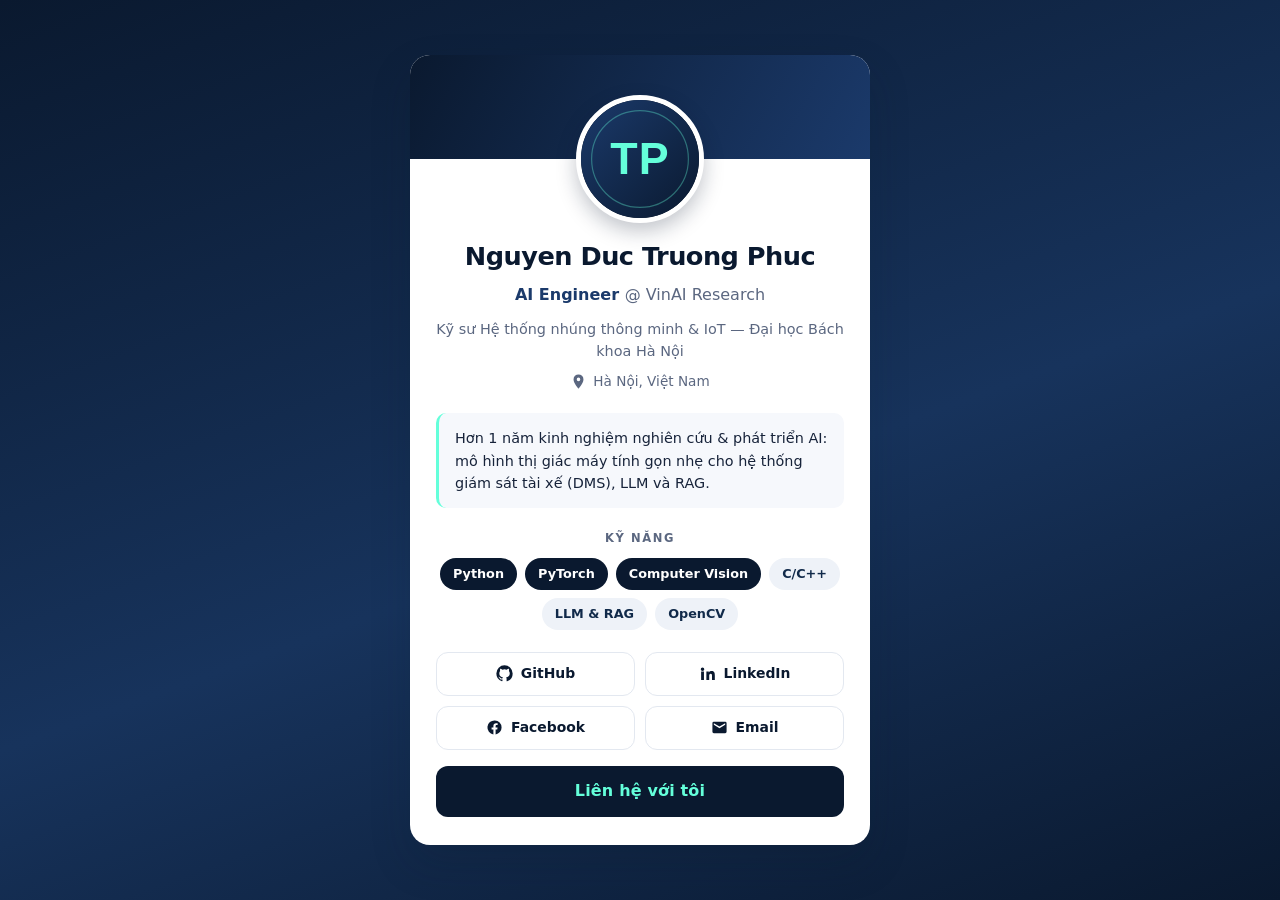
<file: index.html>
<!DOCTYPE html>
<html lang="vi">
<head>
  <meta charset="UTF-8">
  <meta name="viewport" content="width=device-width, initial-scale=1.0">
  <title>Nguyen Duc Truong Phuc — AI Engineer</title>
  <meta name="description" content="Portfolio card của Nguyen Duc Truong Phuc — AI Engineer tại VinAI Research.">
  <link rel="icon" href="assets/avatar.svg">
  <link rel="stylesheet" href="style.css">
</head>
<body>
  <main class="card">

    <!-- Dải banner màu navy phía trên, ảnh đại diện đè lên -->
    <header class="card__banner">
      <img class="card__avatar" src="assets/avatar.svg"
           alt="Ảnh đại diện của Nguyen Duc Truong Phuc" width="128" height="128">
    </header>

    <div class="card__body">

      <h1 class="card__name">Nguyen Duc Truong Phuc</h1>

      <p class="card__role">
        AI Engineer
        <span class="card__at">@ VinAI Research</span>
      </p>

      <p class="card__major">
        Kỹ sư Hệ thống nhúng thông minh &amp; IoT — Đại học Bách khoa Hà Nội
      </p>

      <p class="card__location">
        <svg class="icon" viewBox="0 0 24 24" aria-hidden="true">
          <path d="M12 2a7 7 0 0 0-7 7c0 5.25 7 13 7 13s7-7.75 7-13a7 7 0 0 0-7-7Zm0 9.5A2.5 2.5 0 1 1 12 6.5a2.5 2.5 0 0 1 0 5Z"/>
        </svg>
        Hà Nội, Việt Nam
      </p>

      <p class="card__bio">
        Hơn 1 năm kinh nghiệm nghiên cứu &amp; phát triển AI: mô hình thị giác máy tính
        gọn nhẹ cho hệ thống giám sát tài xế (DMS), LLM và RAG.
      </p>

      <!-- Kỹ năng dạng badge -->
      <h2 class="card__heading">Kỹ năng</h2>
      <ul class="skills">
        <li class="badge">Python</li>
        <li class="badge">PyTorch</li>
        <li class="badge">Computer Vision</li>
        <li class="badge badge--ghost">C/C++</li>
        <li class="badge badge--ghost">LLM &amp; RAG</li>
        <li class="badge badge--ghost">OpenCV</li>
      </ul>

      <!-- Liên kết mạng xã hội -->
      <nav class="socials" aria-label="Liên kết mạng xã hội">
        <a class="social" href="https://github.com/Chuanbico" target="_blank" rel="noopener">
          <svg class="icon" viewBox="0 0 24 24" aria-hidden="true">
            <path d="M12 .5A11.5 11.5 0 0 0 .5 12a11.5 11.5 0 0 0 7.86 10.92c.58.1.79-.25.79-.56v-2c-3.2.7-3.88-1.37-3.88-1.37-.53-1.34-1.29-1.7-1.29-1.7-1.05-.72.08-.7.08-.7 1.16.08 1.77 1.2 1.77 1.2 1.03 1.77 2.7 1.26 3.36.96.1-.75.4-1.26.73-1.55-2.56-.29-5.25-1.28-5.25-5.7 0-1.26.45-2.29 1.19-3.1-.12-.29-.52-1.46.11-3.05 0 0 .97-.31 3.18 1.18a11 11 0 0 1 5.8 0c2.2-1.49 3.17-1.18 3.17-1.18.63 1.59.23 2.76.12 3.05.74.81 1.18 1.84 1.18 3.1 0 4.43-2.69 5.4-5.26 5.69.41.36.78 1.06.78 2.14v3.17c0 .31.21.67.8.56A11.5 11.5 0 0 0 23.5 12 11.5 11.5 0 0 0 12 .5Z"/>
          </svg>
          <span>GitHub</span>
        </a>

        <a class="social" href="https://www.linkedin.com/in/truong-phuc-nguyen-duc-088646329" target="_blank" rel="noopener">
          <svg class="icon" viewBox="0 0 24 24" aria-hidden="true">
            <path d="M4.98 3.5a2.5 2.5 0 1 1 0 5 2.5 2.5 0 0 1 0-5ZM3 9h4v12H3V9Zm7 0h3.8v1.64h.05a4.17 4.17 0 0 1 3.75-2.06c4.01 0 4.75 2.64 4.75 6.07V21h-4v-5.5c0-1.31-.02-3-1.83-3-1.83 0-2.11 1.43-2.11 2.9V21h-4V9Z"/>
          </svg>
          <span>LinkedIn</span>
        </a>

        <a class="social" href="https://facebook.com/chuanbico" target="_blank" rel="noopener">
          <svg class="icon" viewBox="0 0 24 24" aria-hidden="true">
            <path d="M22 12a10 10 0 1 0-11.56 9.88v-6.99H7.9V12h2.54V9.8c0-2.5 1.49-3.89 3.77-3.89 1.09 0 2.24.2 2.24.2v2.46h-1.26c-1.24 0-1.63.77-1.63 1.56V12h2.78l-.45 2.89h-2.33v6.99A10 10 0 0 0 22 12Z"/>
          </svg>
          <span>Facebook</span>
        </a>

        <a class="social" href="mailto:phuchocbachkhoa@gmail.com">
          <svg class="icon" viewBox="0 0 24 24" aria-hidden="true">
            <path d="M20 4H4a2 2 0 0 0-2 2v12a2 2 0 0 0 2 2h16a2 2 0 0 0 2-2V6a2 2 0 0 0-2-2Zm0 4.24-8 4.76-8-4.76V6l8 4.76L20 6v2.24Z"/>
          </svg>
          <span>Email</span>
        </a>
      </nav>

      <a class="cta" href="mailto:phuchocbachkhoa@gmail.com">Liên hệ với tôi</a>
    </div>
  </main>
</body>
</html>
</file>
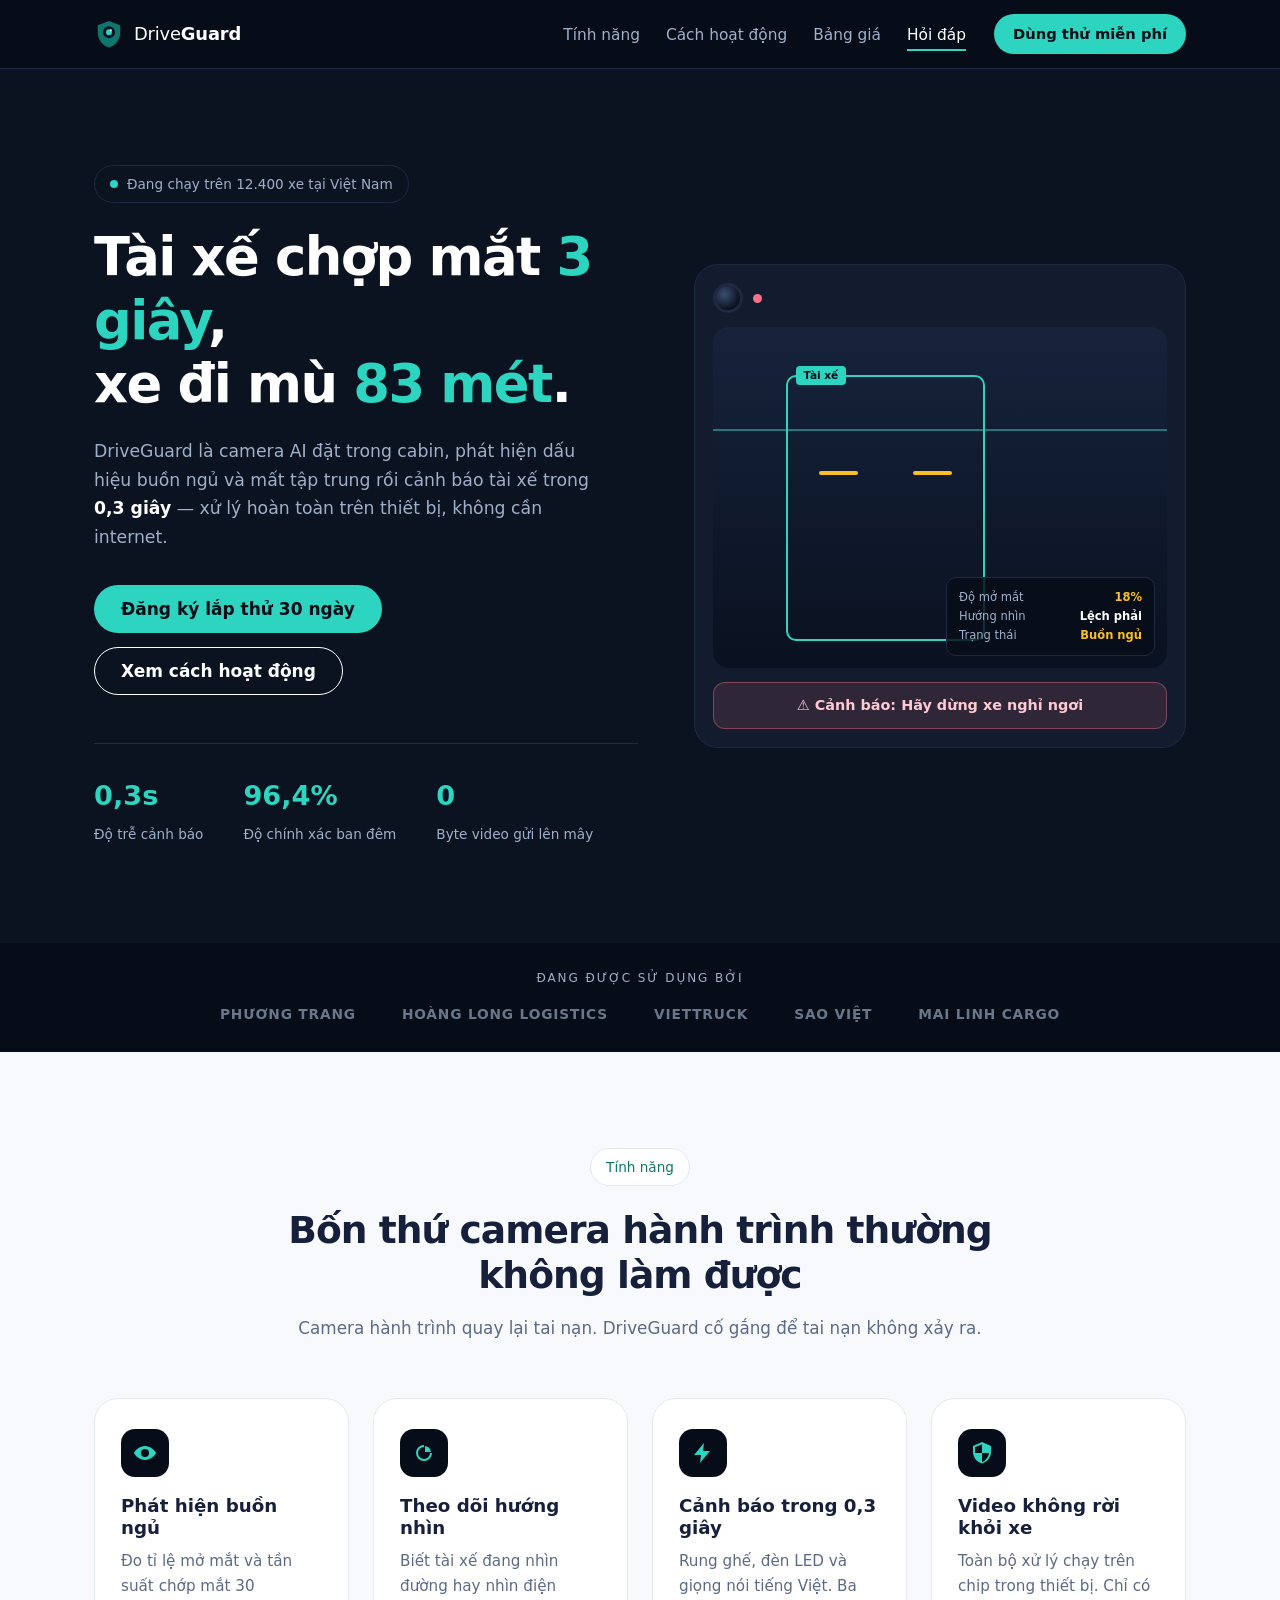
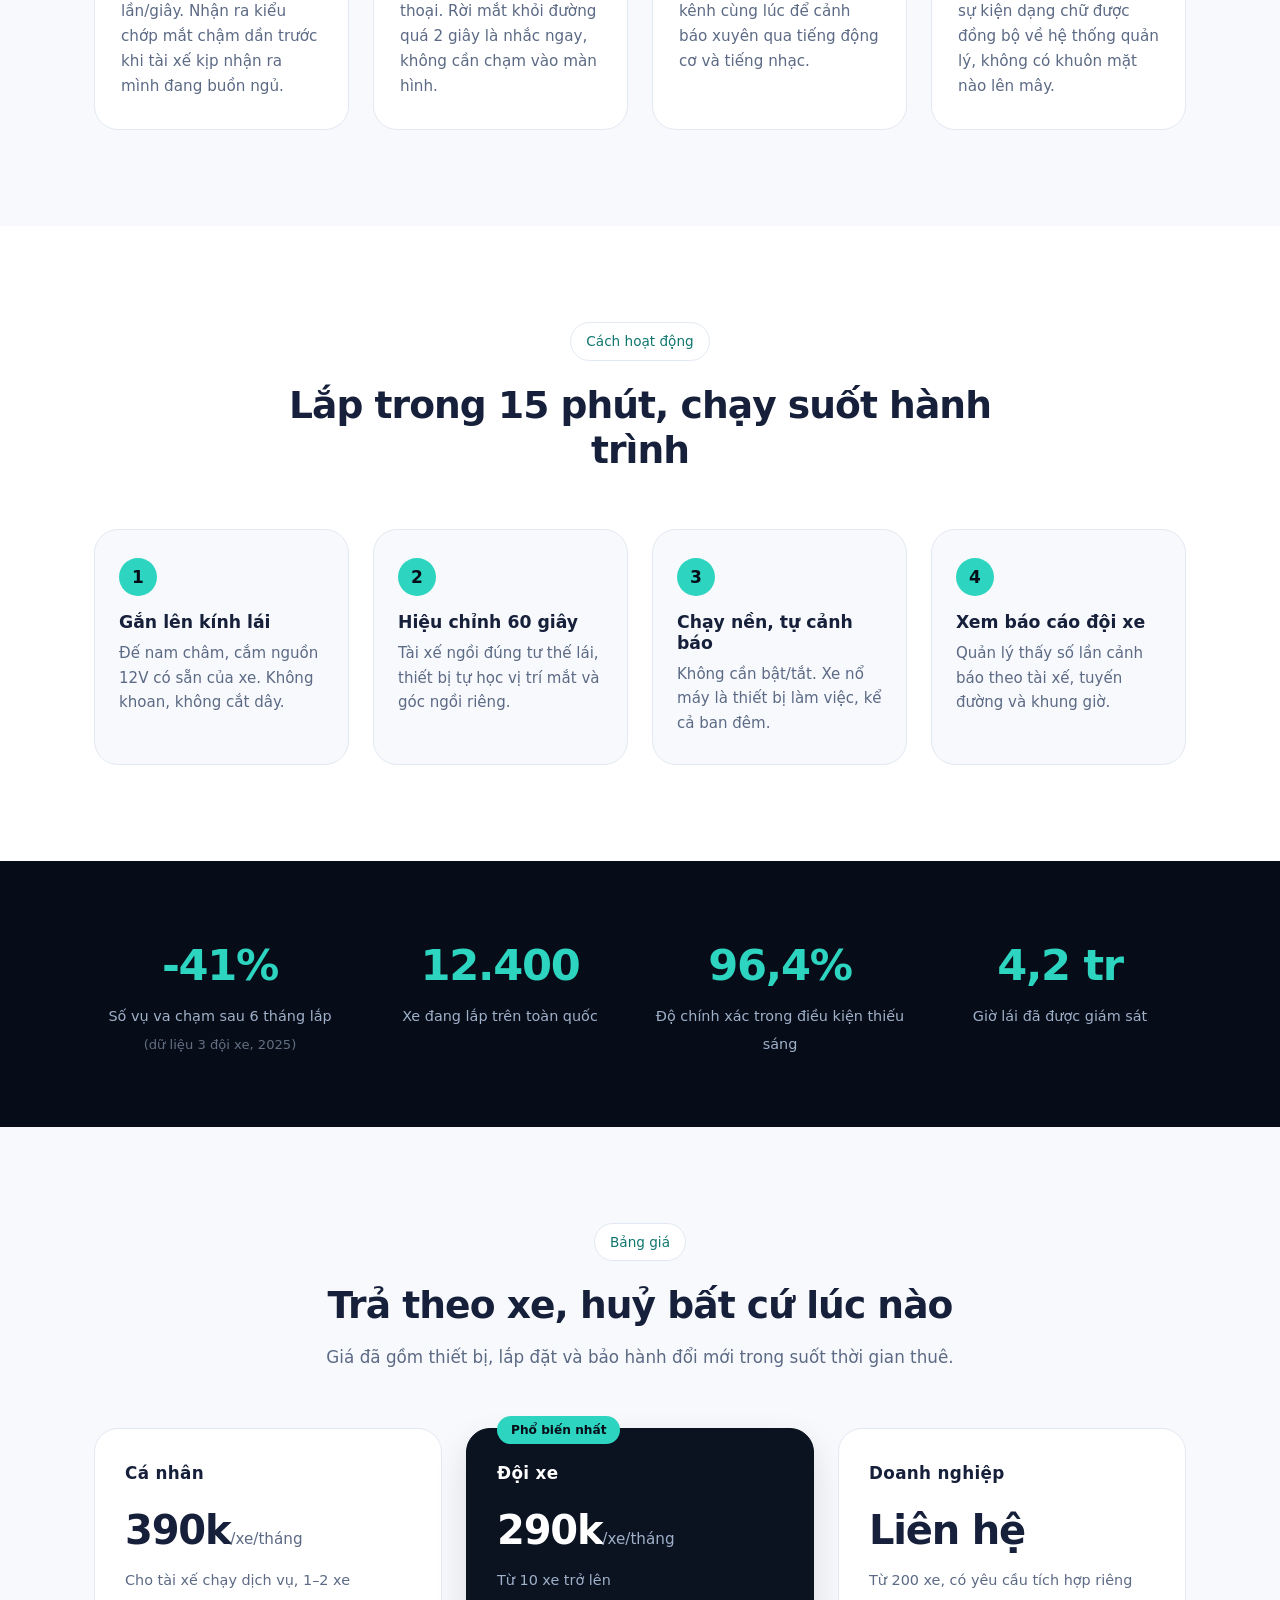
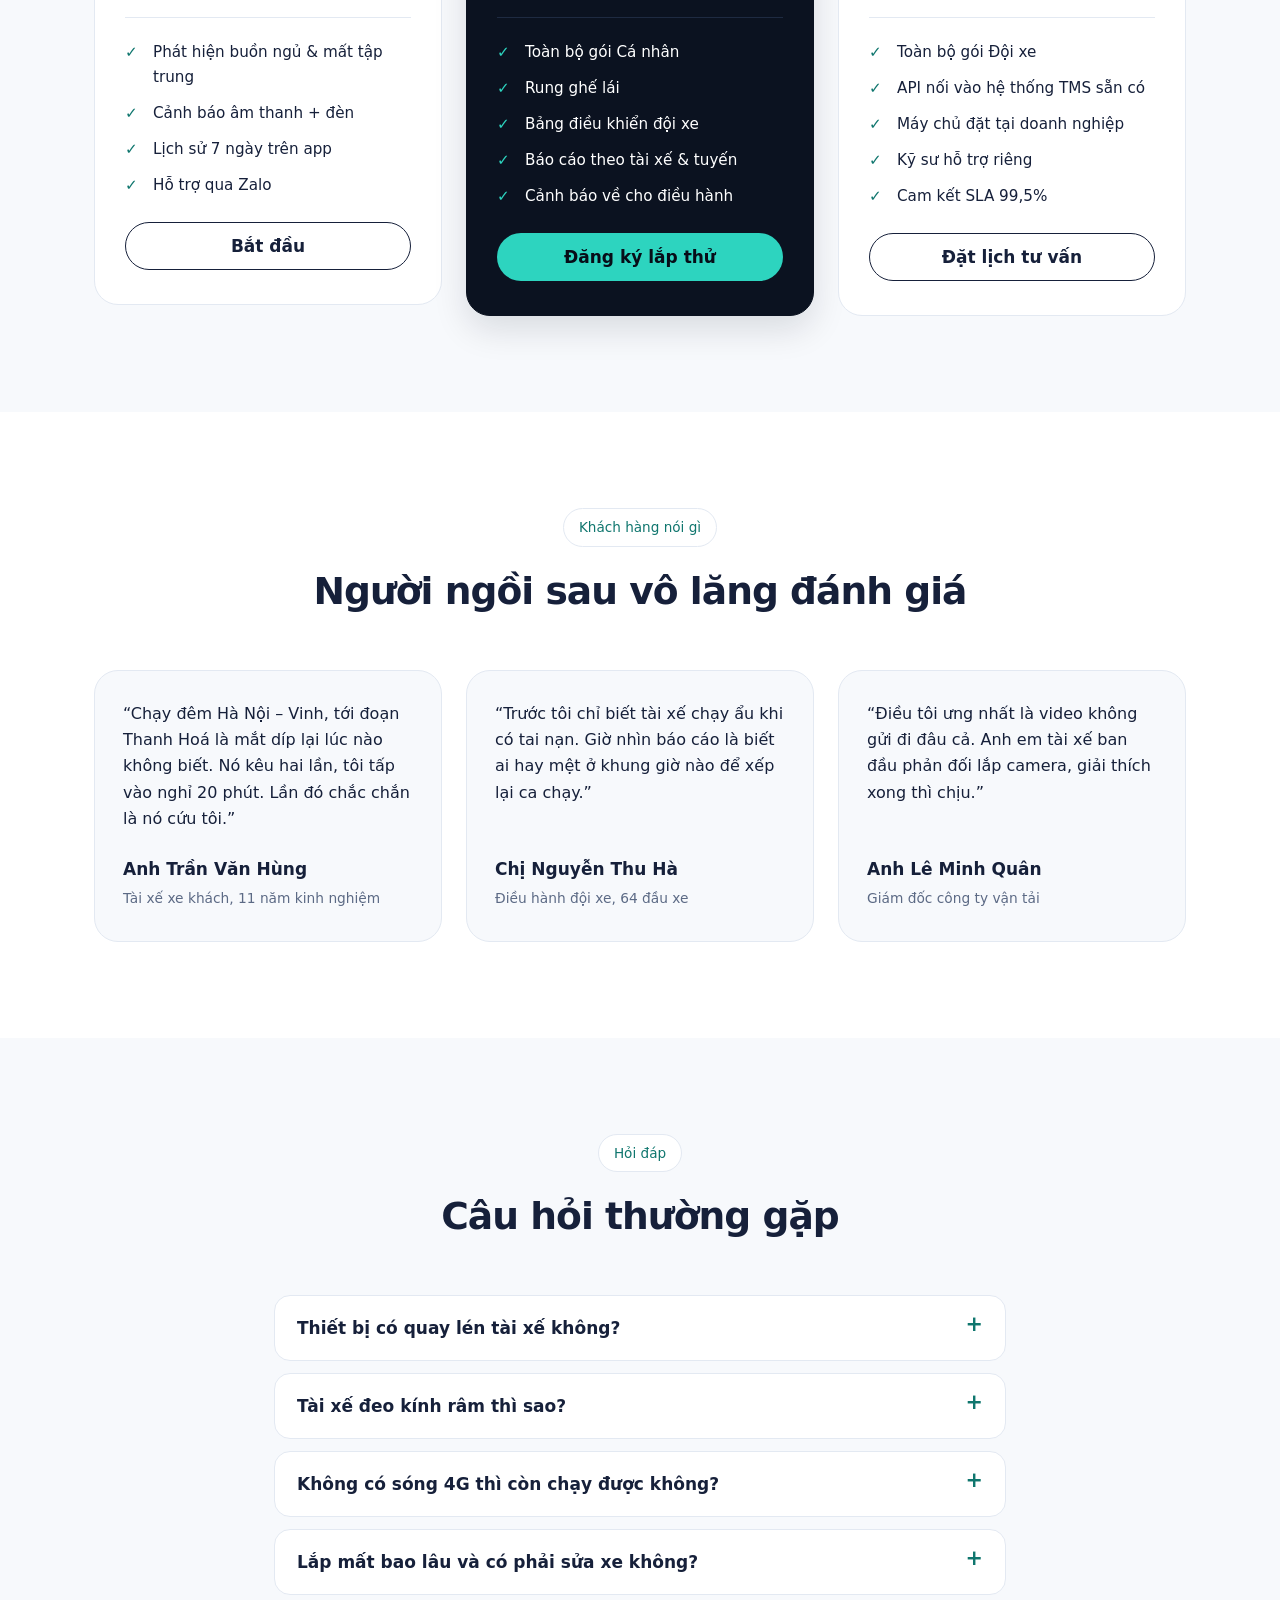
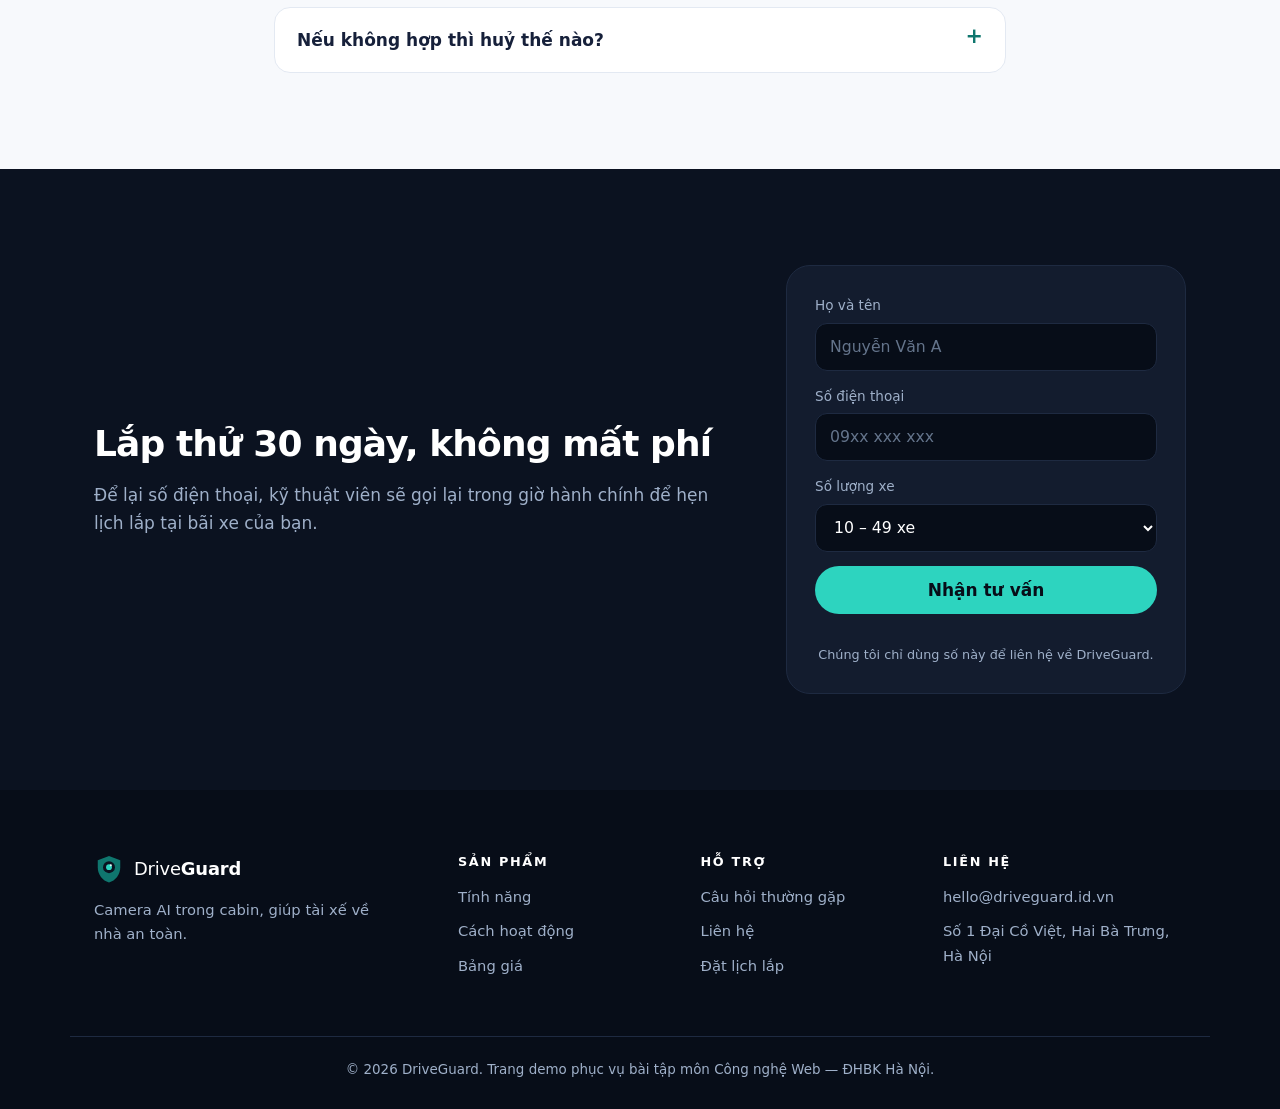
<file: Claude-Opus-5/index.html>
<!DOCTYPE html>
<html lang="vi">
<head>
  <meta charset="UTF-8">
  <meta name="viewport" content="width=device-width, initial-scale=1.0">
  <title>DriveGuard — Cảnh báo tài xế buồn ngủ bằng AI</title>
  <meta name="description" content="DriveGuard dùng AI trên thiết bị để phát hiện tài xế buồn ngủ, mất tập trung và cảnh báo trong 0,3 giây. Không cần internet, không gửi video lên máy chủ.">
  <link rel="icon" href="assets/logo.svg">
  <link rel="stylesheet" href="style.css">
</head>
<body>

<a class="skip-link" href="#hero">Bỏ qua, tới nội dung chính</a>

<!-- ============ HEADER ============ -->
<header class="site-header" id="top">
  <div class="container header__inner">
    <a class="logo" href="#top">
      <img src="assets/logo.svg" alt="" width="32" height="32">
      <span>Drive<strong>Guard</strong></span>
    </a>

    <nav class="nav" id="nav" aria-label="Điều hướng chính">
      <ul class="nav__list">
        <li><a href="#features">Tính năng</a></li>
        <li><a href="#how">Cách hoạt động</a></li>
        <li><a href="#pricing">Bảng giá</a></li>
        <li><a href="#faq">Hỏi đáp</a></li>
      </ul>
      <a class="btn btn--primary btn--sm nav__cta" href="#contact">Dùng thử miễn phí</a>
    </nav>

    <button class="nav-toggle" id="navToggle" aria-expanded="false" aria-controls="nav"
            aria-label="Mở menu">
      <span class="nav-toggle__bar"></span>
      <span class="nav-toggle__bar"></span>
      <span class="nav-toggle__bar"></span>
    </button>
  </div>
</header>

<main>

  <!-- ============ HERO ============ -->
  <section class="hero" id="hero">
    <div class="container hero__inner">
      <div class="hero__text reveal">
        <p class="eyebrow">
          <span class="dot"></span> Đang chạy trên 12.400 xe tại Việt Nam
        </p>

        <h1 class="hero__title">
          Tài xế chợp mắt <span class="hl">3 giây</span>,<br>
          xe đi mù <span class="hl">83 mét</span>.
        </h1>

        <p class="hero__sub">
          DriveGuard là camera AI đặt trong cabin, phát hiện dấu hiệu buồn ngủ và
          mất tập trung rồi cảnh báo tài xế trong <strong>0,3 giây</strong> —
          xử lý hoàn toàn trên thiết bị, không cần internet.
        </p>

        <div class="hero__actions">
          <a class="btn btn--primary" href="#contact">Đăng ký lắp thử 30 ngày</a>
          <a class="btn btn--ghost" href="#how">Xem cách hoạt động</a>
        </div>

        <ul class="hero__stats">
          <li><b>0,3s</b><span>Độ trễ cảnh báo</span></li>
          <li><b>96,4%</b><span>Độ chính xác ban đêm</span></li>
          <li><b>0</b><span>Byte video gửi lên mây</span></li>
        </ul>
      </div>

      <!-- Minh hoạ thiết bị: vẽ hoàn toàn bằng HTML+CSS, không dùng ảnh ngoài -->
      <div class="hero__visual reveal" aria-hidden="true">
        <div class="device">
          <div class="device__cam">
            <span class="device__lens"></span>
            <span class="device__led"></span>
          </div>
          <div class="device__screen">
            <div class="scan"></div>
            <div class="facebox">
              <span class="facebox__tag">Tài xế</span>
              <span class="eye eye--l"></span>
              <span class="eye eye--r"></span>
            </div>
            <div class="hud">
              <div class="hud__row"><span>Độ mở mắt</span><b class="warn">18%</b></div>
              <div class="hud__row"><span>Hướng nhìn</span><b>Lệch phải</b></div>
              <div class="hud__row"><span>Trạng thái</span><b class="warn">Buồn ngủ</b></div>
            </div>
          </div>
          <p class="device__alert">⚠ Cảnh báo: Hãy dừng xe nghỉ ngơi</p>
        </div>
      </div>
    </div>
  </section>

  <!-- ============ THANH TIN CẬY ============ -->
  <section class="trust">
    <div class="container">
      <p class="trust__label">Đang được sử dụng bởi</p>
      <ul class="trust__list">
        <li>PHƯƠNG TRANG</li>
        <li>HOÀNG LONG LOGISTICS</li>
        <li>VIETTRUCK</li>
        <li>SAO VIỆT</li>
        <li>MAI LINH CARGO</li>
      </ul>
    </div>
  </section>

  <!-- ============ TÍNH NĂNG ============ -->
  <section class="section" id="features">
    <div class="container">
      <header class="section__head reveal">
        <p class="eyebrow eyebrow--center">Tính năng</p>
        <h2 class="section__title">Bốn thứ camera hành trình thường không làm được</h2>
        <p class="section__sub">
          Camera hành trình quay lại tai nạn. DriveGuard cố gắng để tai nạn không xảy ra.
        </p>
      </header>

      <ul class="cards">
        <li class="card reveal">
          <span class="card__icon" aria-hidden="true">
            <svg viewBox="0 0 24 24"><path d="M12 5C6.5 5 2.3 9.1 1 12c1.3 2.9 5.5 7 11 7s9.7-4.1 11-7c-1.3-2.9-5.5-7-11-7Zm0 11a4 4 0 1 1 0-8 4 4 0 0 1 0 8Z"/></svg>
          </span>
          <h3>Phát hiện buồn ngủ</h3>
          <p>
            Đo tỉ lệ mở mắt và tần suất chớp mắt 30 lần/giây. Nhận ra kiểu chớp mắt
            chậm dần trước khi tài xế kịp nhận ra mình đang buồn ngủ.
          </p>
        </li>

        <li class="card reveal">
          <span class="card__icon" aria-hidden="true">
            <svg viewBox="0 0 24 24"><path d="M12 4a8 8 0 1 0 8 8h-2a6 6 0 1 1-6-6V4Zm1 1.07V11h5.93A7 7 0 0 0 13 5.07Z"/></svg>
          </span>
          <h3>Theo dõi hướng nhìn</h3>
          <p>
            Biết tài xế đang nhìn đường hay nhìn điện thoại. Rời mắt khỏi đường quá
            2 giây là nhắc ngay, không cần chạm vào màn hình.
          </p>
        </li>

        <li class="card reveal">
          <span class="card__icon" aria-hidden="true">
            <svg viewBox="0 0 24 24"><path d="M13 2 3 14h7l-1 8 10-12h-7l1-8Z"/></svg>
          </span>
          <h3>Cảnh báo trong 0,3 giây</h3>
          <p>
            Rung ghế, đèn LED và giọng nói tiếng Việt. Ba kênh cùng lúc để cảnh báo
            xuyên qua tiếng động cơ và tiếng nhạc.
          </p>
        </li>

        <li class="card reveal">
          <span class="card__icon" aria-hidden="true">
            <svg viewBox="0 0 24 24"><path d="M12 1 3 5v6c0 5.25 3.84 10.16 9 11.4 5.16-1.24 9-6.15 9-11.4V5l-9-4Zm0 10.99h7c-.53 4.12-3.28 7.79-7 8.94V12H5V6.3l7-3.11v8.8Z"/></svg>
          </span>
          <h3>Video không rời khỏi xe</h3>
          <p>
            Toàn bộ xử lý chạy trên chip trong thiết bị. Chỉ có sự kiện dạng chữ được
            đồng bộ về hệ thống quản lý, không có khuôn mặt nào lên mây.
          </p>
        </li>
      </ul>
    </div>
  </section>

  <!-- ============ CÁCH HOẠT ĐỘNG ============ -->
  <section class="section section--alt" id="how">
    <div class="container">
      <header class="section__head reveal">
        <p class="eyebrow eyebrow--center">Cách hoạt động</p>
        <h2 class="section__title">Lắp trong 15 phút, chạy suốt hành trình</h2>
      </header>

      <ol class="steps">
        <li class="step reveal">
          <span class="step__num">1</span>
          <h3>Gắn lên kính lái</h3>
          <p>Đế nam châm, cắm nguồn 12V có sẵn của xe. Không khoan, không cắt dây.</p>
        </li>
        <li class="step reveal">
          <span class="step__num">2</span>
          <h3>Hiệu chỉnh 60 giây</h3>
          <p>Tài xế ngồi đúng tư thế lái, thiết bị tự học vị trí mắt và góc ngồi riêng.</p>
        </li>
        <li class="step reveal">
          <span class="step__num">3</span>
          <h3>Chạy nền, tự cảnh báo</h3>
          <p>Không cần bật/tắt. Xe nổ máy là thiết bị làm việc, kể cả ban đêm.</p>
        </li>
        <li class="step reveal">
          <span class="step__num">4</span>
          <h3>Xem báo cáo đội xe</h3>
          <p>Quản lý thấy số lần cảnh báo theo tài xế, tuyến đường và khung giờ.</p>
        </li>
      </ol>
    </div>
  </section>

  <!-- ============ SỐ LIỆU ============ -->
  <section class="numbers">
    <div class="container numbers__grid">
      <div class="reveal"><b>-41%</b><span>Số vụ va chạm sau 6 tháng lắp<br><i>(dữ liệu 3 đội xe, 2025)</i></span></div>
      <div class="reveal"><b>12.400</b><span>Xe đang lắp trên toàn quốc</span></div>
      <div class="reveal"><b>96,4%</b><span>Độ chính xác trong điều kiện thiếu sáng</span></div>
      <div class="reveal"><b>4,2 tr</b><span>Giờ lái đã được giám sát</span></div>
    </div>
  </section>

  <!-- ============ BẢNG GIÁ ============ -->
  <section class="section" id="pricing">
    <div class="container">
      <header class="section__head reveal">
        <p class="eyebrow eyebrow--center">Bảng giá</p>
        <h2 class="section__title">Trả theo xe, huỷ bất cứ lúc nào</h2>
        <p class="section__sub">Giá đã gồm thiết bị, lắp đặt và bảo hành đổi mới trong suốt thời gian thuê.</p>
      </header>

      <ul class="plans">
        <li class="plan reveal">
          <h3 class="plan__name">Cá nhân</h3>
          <p class="plan__price"><b>390k</b><span>/xe/tháng</span></p>
          <p class="plan__for">Cho tài xế chạy dịch vụ, 1–2 xe</p>
          <ul class="plan__list">
            <li>Phát hiện buồn ngủ &amp; mất tập trung</li>
            <li>Cảnh báo âm thanh + đèn</li>
            <li>Lịch sử 7 ngày trên app</li>
            <li>Hỗ trợ qua Zalo</li>
          </ul>
          <a class="btn btn--ghost btn--block" href="#contact">Bắt đầu</a>
        </li>

        <li class="plan plan--featured reveal">
          <span class="plan__badge">Phổ biến nhất</span>
          <h3 class="plan__name">Đội xe</h3>
          <p class="plan__price"><b>290k</b><span>/xe/tháng</span></p>
          <p class="plan__for">Từ 10 xe trở lên</p>
          <ul class="plan__list">
            <li>Toàn bộ gói Cá nhân</li>
            <li>Rung ghế lái</li>
            <li>Bảng điều khiển đội xe</li>
            <li>Báo cáo theo tài xế &amp; tuyến</li>
            <li>Cảnh báo về cho điều hành</li>
          </ul>
          <a class="btn btn--primary btn--block" href="#contact">Đăng ký lắp thử</a>
        </li>

        <li class="plan reveal">
          <h3 class="plan__name">Doanh nghiệp</h3>
          <p class="plan__price"><b>Liên hệ</b></p>
          <p class="plan__for">Từ 200 xe, có yêu cầu tích hợp riêng</p>
          <ul class="plan__list">
            <li>Toàn bộ gói Đội xe</li>
            <li>API nối vào hệ thống TMS sẵn có</li>
            <li>Máy chủ đặt tại doanh nghiệp</li>
            <li>Kỹ sư hỗ trợ riêng</li>
            <li>Cam kết SLA 99,5%</li>
          </ul>
          <a class="btn btn--ghost btn--block" href="#contact">Đặt lịch tư vấn</a>
        </li>
      </ul>
    </div>
  </section>

  <!-- ============ CẢM NHẬN ============ -->
  <section class="section section--alt">
    <div class="container">
      <header class="section__head reveal">
        <p class="eyebrow eyebrow--center">Khách hàng nói gì</p>
        <h2 class="section__title">Người ngồi sau vô lăng đánh giá</h2>
      </header>

      <ul class="quotes">
        <li class="quote reveal">
          <p>
            “Chạy đêm Hà Nội – Vinh, tới đoạn Thanh Hoá là mắt díp lại lúc nào không biết.
            Nó kêu hai lần, tôi tấp vào nghỉ 20 phút. Lần đó chắc chắn là nó cứu tôi.”
          </p>
          <footer><b>Anh Trần Văn Hùng</b><span>Tài xế xe khách, 11 năm kinh nghiệm</span></footer>
        </li>
        <li class="quote reveal">
          <p>
            “Trước tôi chỉ biết tài xế chạy ẩu khi có tai nạn. Giờ nhìn báo cáo là biết
            ai hay mệt ở khung giờ nào để xếp lại ca chạy.”
          </p>
          <footer><b>Chị Nguyễn Thu Hà</b><span>Điều hành đội xe, 64 đầu xe</span></footer>
        </li>
        <li class="quote reveal">
          <p>
            “Điều tôi ưng nhất là video không gửi đi đâu cả. Anh em tài xế ban đầu phản đối
            lắp camera, giải thích xong thì chịu.”
          </p>
          <footer><b>Anh Lê Minh Quân</b><span>Giám đốc công ty vận tải</span></footer>
        </li>
      </ul>
    </div>
  </section>

  <!-- ============ HỎI ĐÁP ============ -->
  <section class="section" id="faq">
    <div class="container container--narrow">
      <header class="section__head reveal">
        <p class="eyebrow eyebrow--center">Hỏi đáp</p>
        <h2 class="section__title">Câu hỏi thường gặp</h2>
      </header>

      <div class="faq">
        <details class="faq__item reveal">
          <summary>Thiết bị có quay lén tài xế không?</summary>
          <p>
            Không. Hình ảnh được xử lý ngay trên chip trong thiết bị rồi bị xoá khỏi bộ nhớ
            tạm. Thứ duy nhất rời khỏi xe là dòng sự kiện dạng chữ, ví dụ
            <em>“21:14 — cảnh báo buồn ngủ”</em>. Không có video, không có ảnh khuôn mặt.
          </p>
        </details>

        <details class="faq__item reveal">
          <summary>Tài xế đeo kính râm thì sao?</summary>
          <p>
            Camera dùng cảm biến hồng ngoại nên nhìn xuyên được phần lớn kính râm.
            Với kính phản quang gương, độ chính xác giảm còn khoảng 82%, khi đó thiết bị
            chuyển sang bám tư thế đầu thay vì bám mắt.
          </p>
        </details>

        <details class="faq__item reveal">
          <summary>Không có sóng 4G thì còn chạy được không?</summary>
          <p>
            Có. Toàn bộ phần cảnh báo chạy ngoại tuyến. Mất sóng thì thiết bị chỉ tạm dừng
            việc đồng bộ báo cáo, và gửi bù khi có sóng trở lại.
          </p>
        </details>

        <details class="faq__item reveal">
          <summary>Lắp mất bao lâu và có phải sửa xe không?</summary>
          <p>
            Khoảng 15 phút mỗi xe. Đế nam châm dán lên kính lái, nguồn lấy từ cổng 12V có sẵn.
            Không khoan, không cắt dây điện, tháo ra không để lại dấu vết.
          </p>
        </details>

        <details class="faq__item reveal">
          <summary>Nếu không hợp thì huỷ thế nào?</summary>
          <p>
            30 ngày đầu dùng thử miễn phí, trả lại thiết bị là xong, không mất phí.
            Sau đó hợp đồng theo tháng, báo trước 15 ngày là huỷ được.
          </p>
        </details>
      </div>
    </div>
  </section>

  <!-- ============ CTA CUỐI ============ -->
  <section class="cta-final" id="contact">
    <div class="container cta-final__inner reveal">
      <div>
        <h2>Lắp thử 30 ngày, không mất phí</h2>
        <p>
          Để lại số điện thoại, kỹ thuật viên sẽ gọi lại trong giờ hành chính để hẹn lịch
          lắp tại bãi xe của bạn.
        </p>
      </div>

      <form class="signup" id="signupForm" novalidate>
        <div class="field">
          <label for="name">Họ và tên</label>
          <input id="name" name="name" type="text" autocomplete="name" placeholder="Nguyễn Văn A" required>
        </div>
        <div class="field">
          <label for="phone">Số điện thoại</label>
          <input id="phone" name="phone" type="tel" inputmode="tel" autocomplete="tel" placeholder="09xx xxx xxx" required>
        </div>
        <div class="field">
          <label for="fleet">Số lượng xe</label>
          <select id="fleet" name="fleet">
            <option>1 – 2 xe</option>
            <option>3 – 9 xe</option>
            <option selected>10 – 49 xe</option>
            <option>50 xe trở lên</option>
          </select>
        </div>
        <button class="btn btn--primary btn--block" type="submit">Nhận tư vấn</button>
        <p class="signup__note" id="formNote" role="status">
          Chúng tôi chỉ dùng số này để liên hệ về DriveGuard.
        </p>
      </form>
    </div>
  </section>

</main>

<!-- ============ FOOTER ============ -->
<footer class="site-footer">
  <div class="container footer__grid">
    <div class="footer__brand">
      <a class="logo logo--light" href="#top">
        <img src="assets/logo.svg" alt="" width="32" height="32">
        <span>Drive<strong>Guard</strong></span>
      </a>
      <p>Camera AI trong cabin, giúp tài xế về nhà an toàn.</p>
    </div>

    <nav aria-label="Sản phẩm">
      <h3>Sản phẩm</h3>
      <ul>
        <li><a href="#features">Tính năng</a></li>
        <li><a href="#how">Cách hoạt động</a></li>
        <li><a href="#pricing">Bảng giá</a></li>
      </ul>
    </nav>

    <nav aria-label="Hỗ trợ">
      <h3>Hỗ trợ</h3>
      <ul>
        <li><a href="#faq">Câu hỏi thường gặp</a></li>
        <li><a href="#contact">Liên hệ</a></li>
        <li><a href="#contact">Đặt lịch lắp</a></li>
      </ul>
    </nav>

    <div>
      <h3>Liên hệ</h3>
      <ul>
        <li><a href="mailto:hello@driveguard.id.vn">hello@driveguard.id.vn</a></li>
        <li>Số 1 Đại Cồ Việt, Hai Bà Trưng, Hà Nội</li>
      </ul>
    </div>
  </div>

  <div class="container footer__bottom">
    <p>© 2026 DriveGuard. Trang demo phục vụ bài tập môn Công nghệ Web — ĐHBK Hà Nội.</p>
  </div>
</footer>

<script src="script.js"></script>
</body>
</html>
</file>
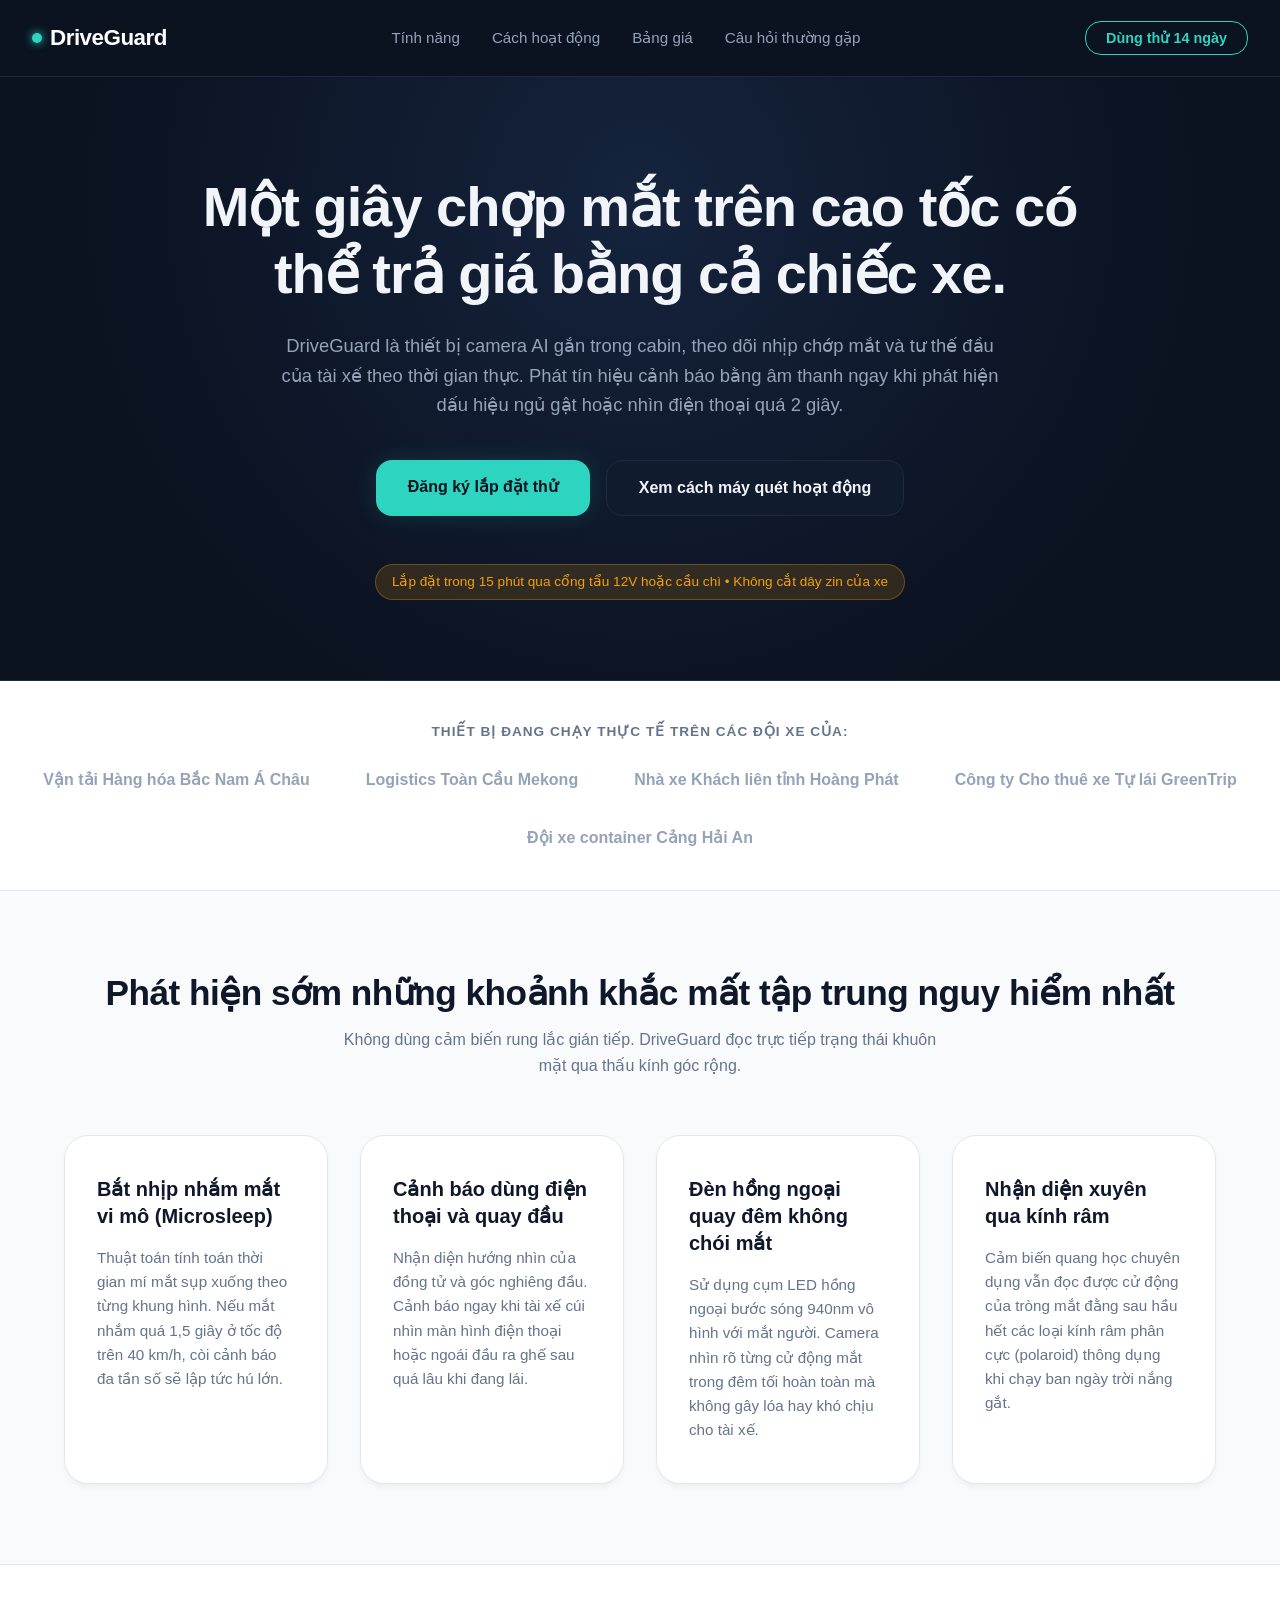
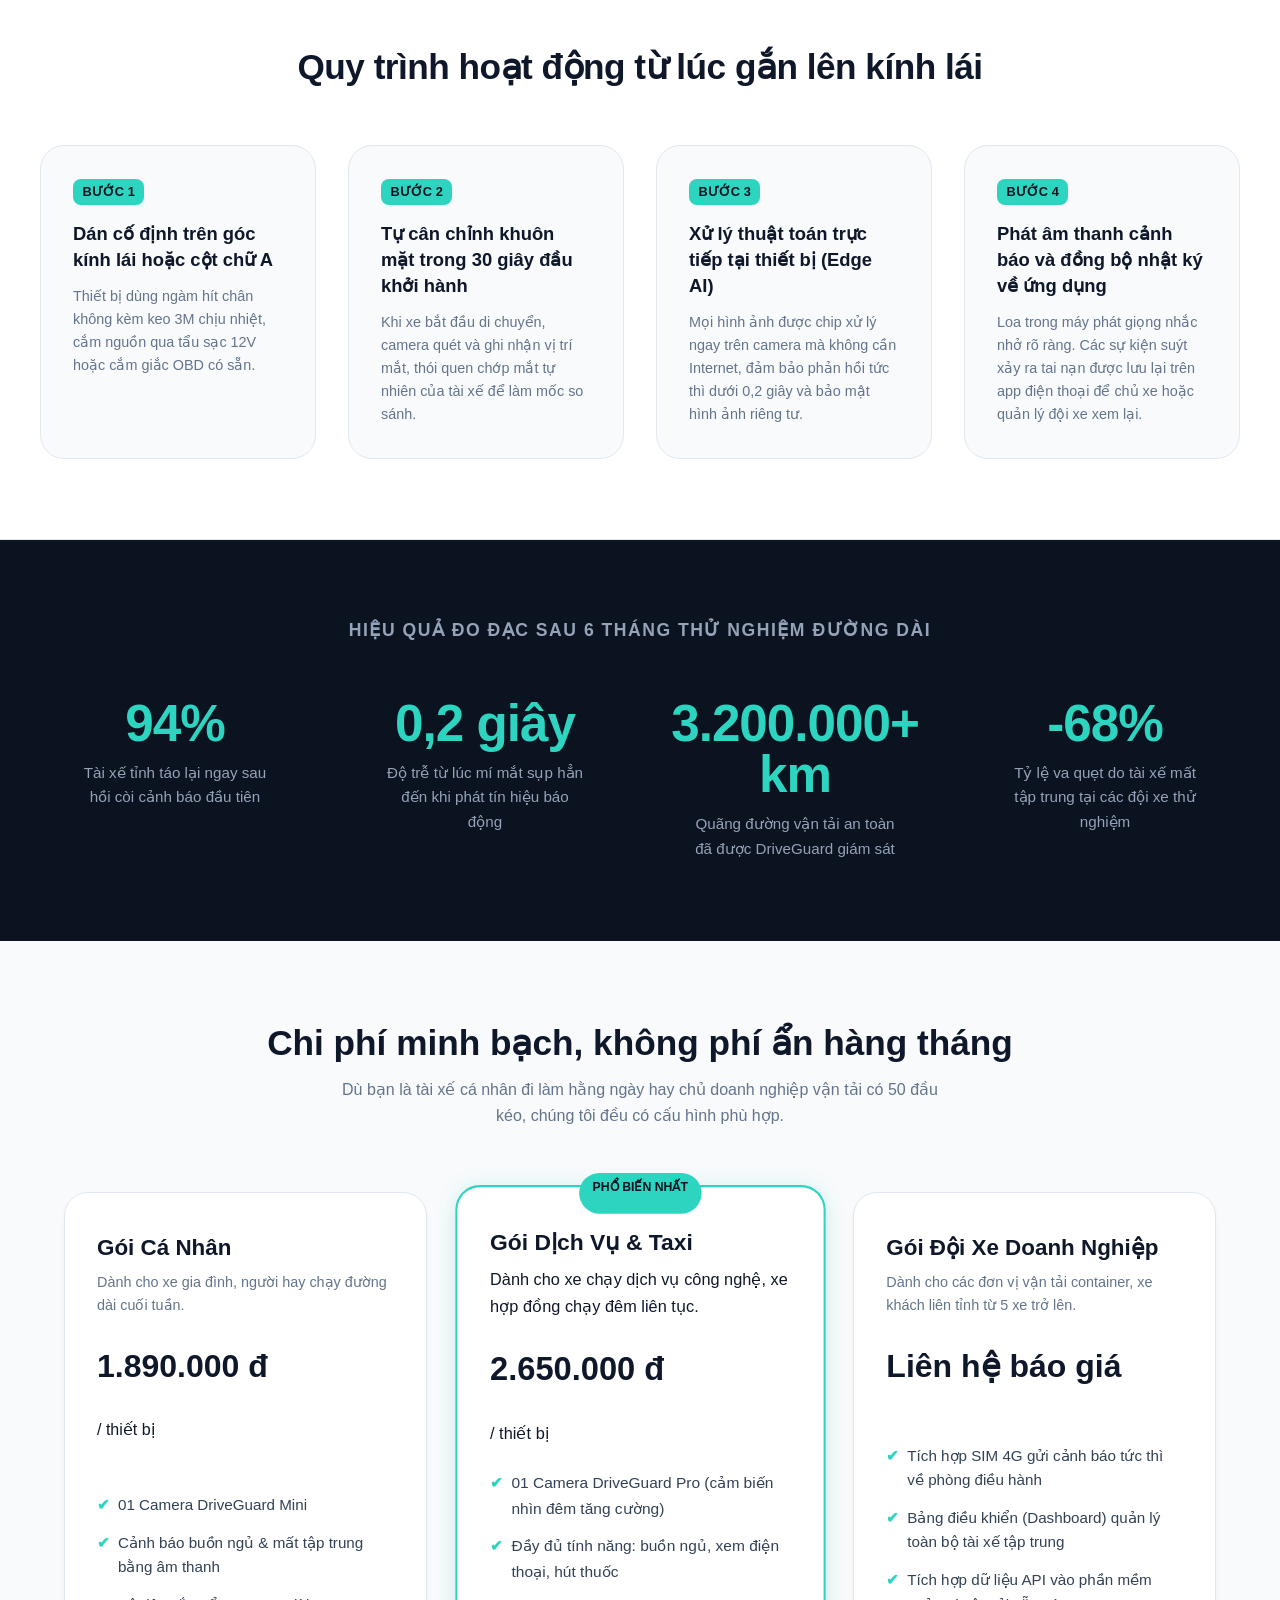
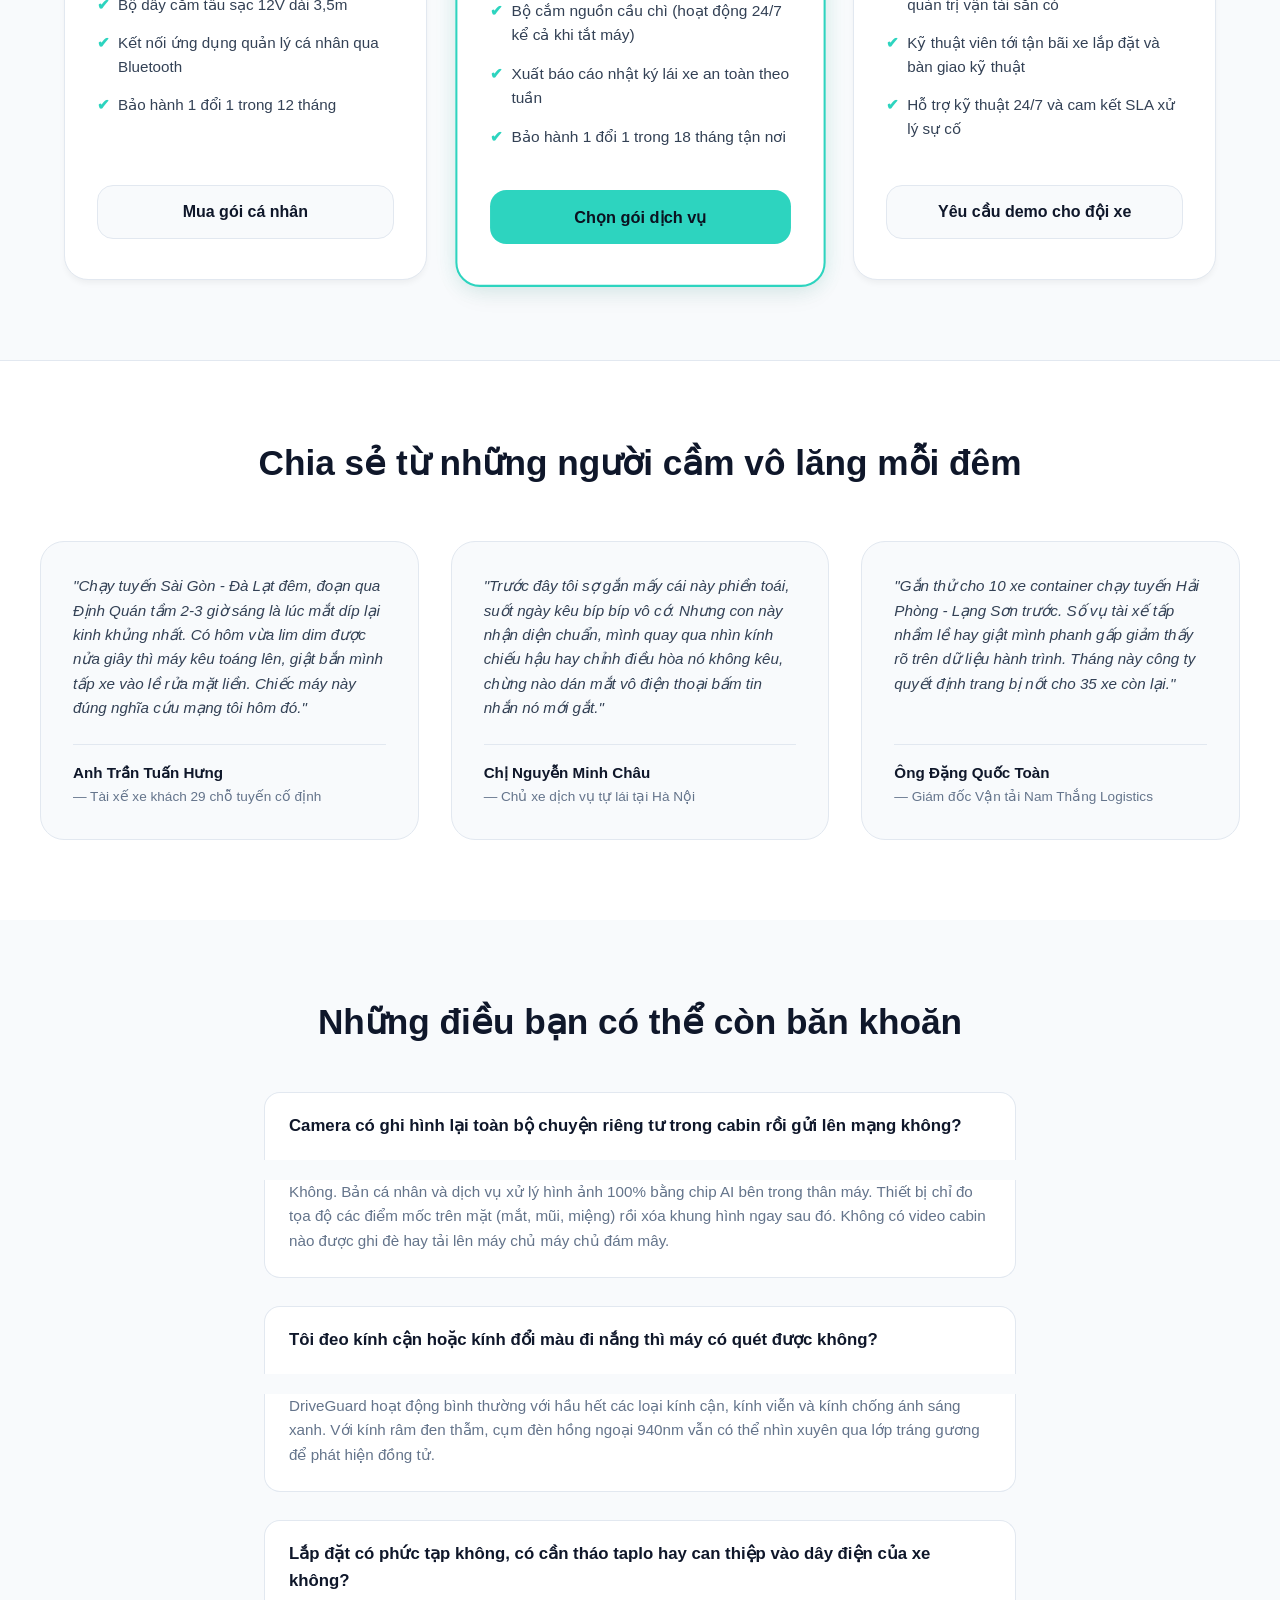
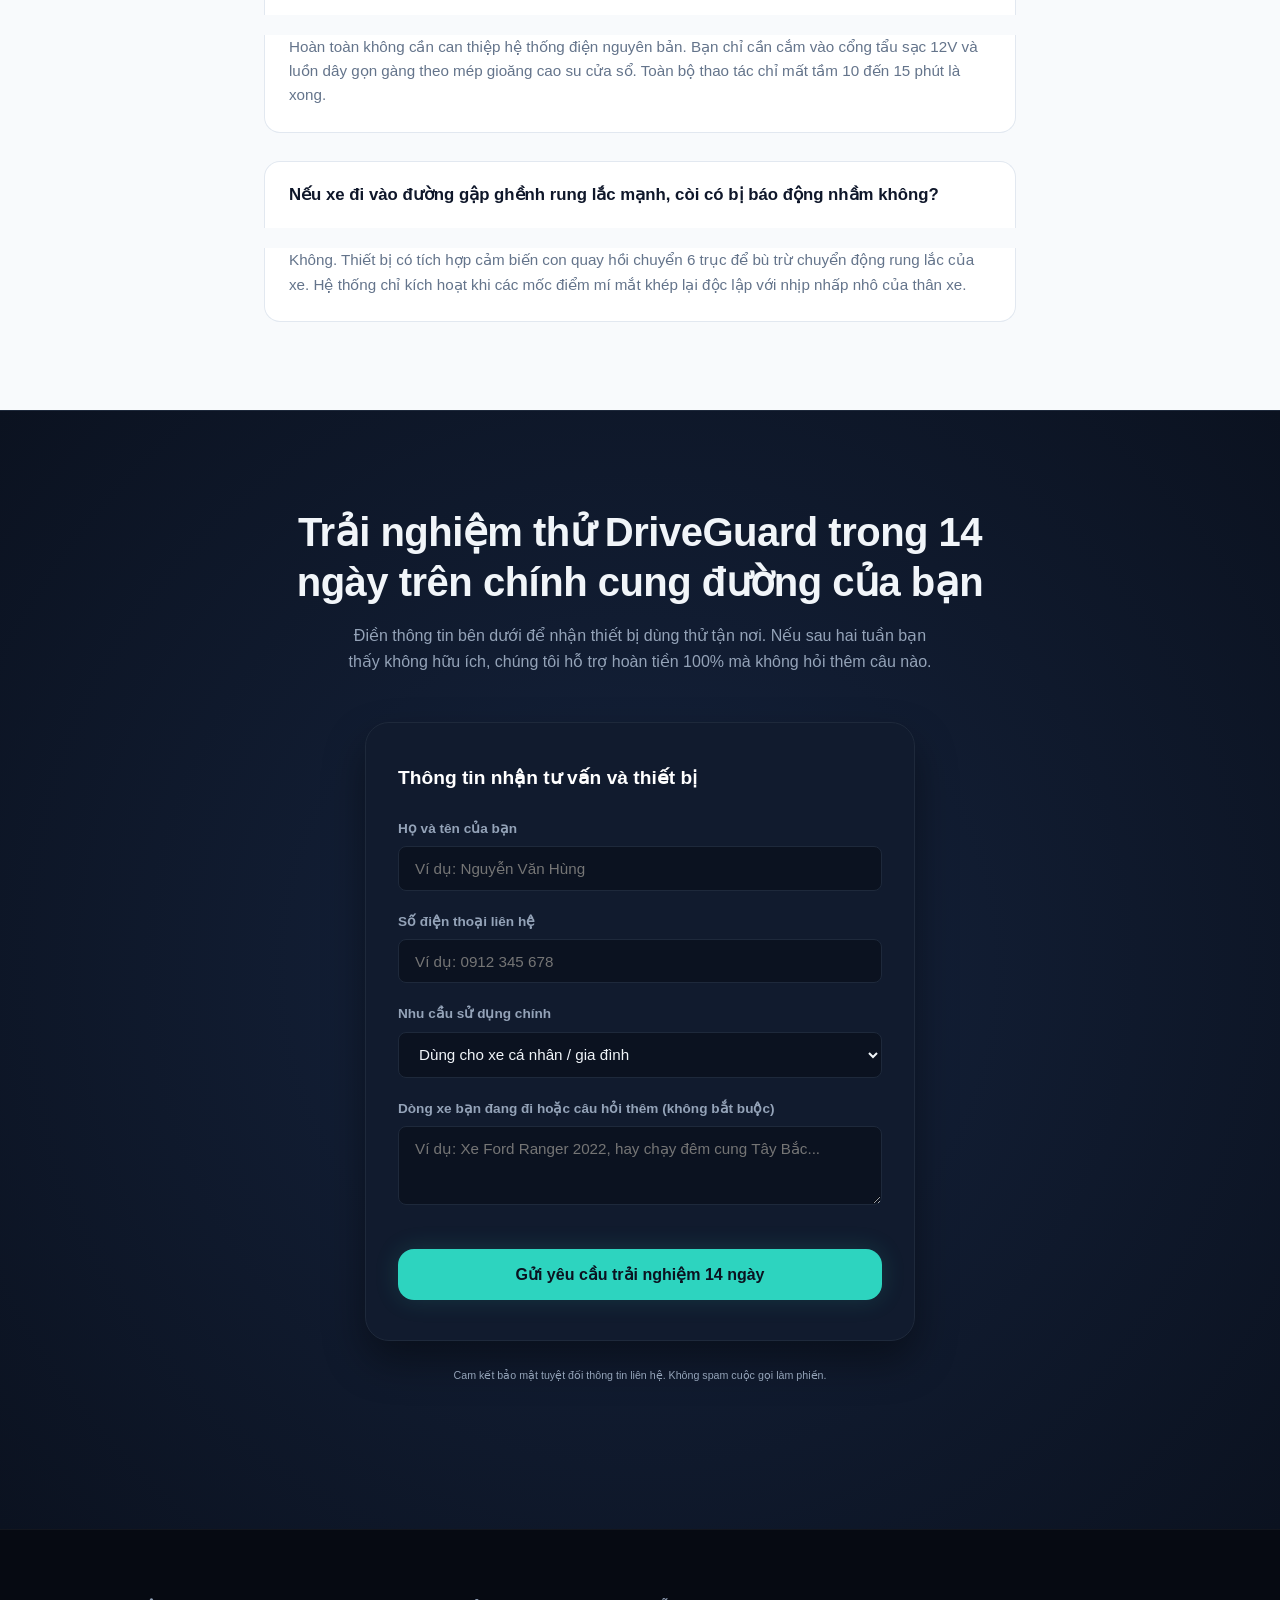
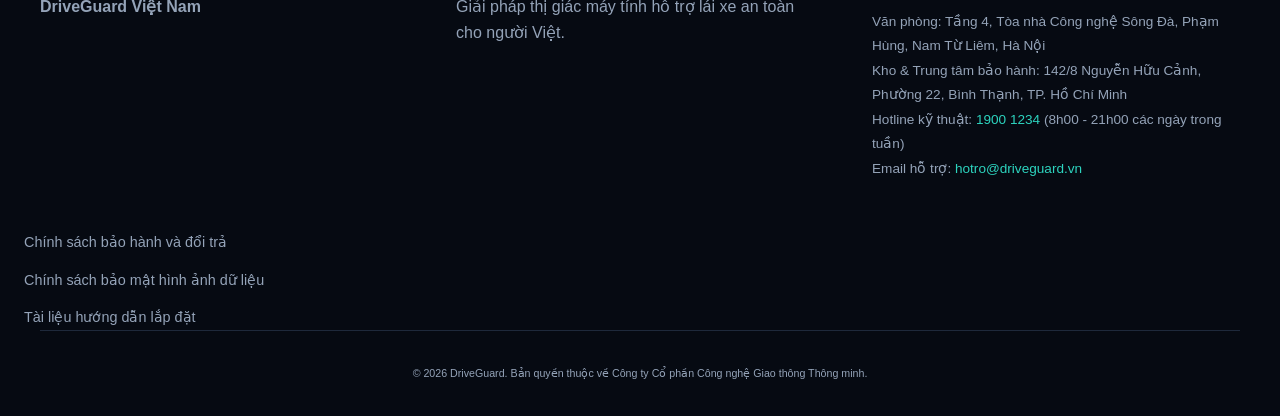
<file: Gemini-3.8-Flash/index.html>
<!DOCTYPE html>
<html lang="vi">
<head>
  <meta charset="UTF-8">
  <meta name="viewport" content="width=device-width, initial-scale=1.0">
  <title>DriveGuard - Giữ tài xế tỉnh táo trên từng cung đường</title>
  <!-- Thay đổi thủ công: Gemini yêu cầu dán CSS vào thẻ <style> trong <head>.
       Đã tách ra file style.css riêng để đối chiếu công bằng với bản Claude. -->
  <link rel="stylesheet" href="style.css">
</head>
<!-- Vòng 3: nạp script.js do Gemini sinh ra, giữ nguyên văn. -->

<body>

  <!-- HEADER & NAVIGATION -->
  <header>
    <a href="#">DriveGuard</a>
    <nav aria-label="Điều hướng chính">
      <ul>
        <li><a href="#tinh-nang">Tính năng</a></li>
        <li><a href="#cach-hoat-dong">Cách hoạt động</a></li>
        <li><a href="#bang-gia">Bảng giá</a></li>
        <li><a href="#faq">Câu hỏi thường gặp</a></li>
      </ul>
    </nav>
    <div>
      <a href="#dang-ky">Dùng thử 14 ngày</a>
    </div>
  </header>

  <main>
    <!-- HERO SECTION -->
    <section id="hero">
      <h1>Một giây chợp mắt trên cao tốc có thể trả giá bằng cả chiếc xe.</h1>
      <p>
        DriveGuard là thiết bị camera AI gắn trong cabin, theo dõi nhịp chớp mắt và tư thế đầu
        của tài xế theo thời gian thực. Phát tín hiệu cảnh báo bằng âm thanh ngay khi phát hiện
        dấu hiệu ngủ gật hoặc nhìn điện thoại quá 2 giây.
      </p>
      <div>
        <a href="#dang-ky">Đăng ký lắp đặt thử</a>
        <a href="#cach-hoat-dong">Xem cách máy quét hoạt động</a>
      </div>
      <aside>
        <p>Lắp đặt trong 15 phút qua cổng tẩu 12V hoặc cầu chì • Không cắt dây zin của xe</p>
      </aside>
    </section>

    <!-- CLIENT LOGOS / TRUST BAR -->
    <section id="doi-tac" aria-label="Khách hàng tin dùng">
      <p>Thiết bị đang chạy thực tế trên các đội xe của:</p>
      <ul>
        <li>Vận tải Hàng hóa Bắc Nam Á Châu</li>
        <li>Logistics Toàn Cầu Mekong</li>
        <li>Nhà xe Khách liên tỉnh Hoàng Phát</li>
        <li>Công ty Cho thuê xe Tự lái GreenTrip</li>
        <li>Đội xe container Cảng Hải An</li>
      </ul>
    </section>

    <!-- FEATURES -->
    <section id="tinh-nang">
      <h2>Phát hiện sớm những khoảnh khắc mất tập trung nguy hiểm nhất</h2>
      <p>Không dùng cảm biến rung lắc gián tiếp. DriveGuard đọc trực tiếp trạng thái khuôn mặt qua thấu kính góc rộng.</p>

      <div>
        <article>
          <h3>Bắt nhịp nhắm mắt vi mô (Microsleep)</h3>
          <p>
            Thuật toán tính toán thời gian mí mắt sụp xuống theo từng khung hình. Nếu mắt nhắm
            quá 1,5 giây ở tốc độ trên 40 km/h, còi cảnh báo đa tần số sẽ lập tức hú lớn.
          </p>
        </article>

        <article>
          <h3>Cảnh báo dùng điện thoại và quay đầu</h3>
          <p>
            Nhận diện hướng nhìn của đồng tử và góc nghiêng đầu. Cảnh báo ngay khi tài xế cúi nhìn
            màn hình điện thoại hoặc ngoái đầu ra ghế sau quá lâu khi đang lái.
          </p>
        </article>

        <article>
          <h3>Đèn hồng ngoại quay đêm không chói mắt</h3>
          <p>
            Sử dụng cụm LED hồng ngoại bước sóng 940nm vô hình với mắt người. Camera nhìn rõ từng cử động
            mắt trong đêm tối hoàn toàn mà không gây lóa hay khó chịu cho tài xế.
          </p>
        </article>

        <article>
          <h3>Nhận diện xuyên qua kính râm</h3>
          <p>
            Cảm biến quang học chuyên dụng vẫn đọc được cử động của tròng mắt đằng sau hầu hết các loại
            kính râm phân cực (polaroid) thông dụng khi chạy ban ngày trời nắng gắt.
          </p>
        </article>
      </div>
    </section>

    <!-- HOW IT WORKS (STEPS) -->
    <section id="cach-hoat-dong">
      <h2>Quy trình hoạt động từ lúc gắn lên kính lái</h2>

      <ol>
        <li>
          <article>
            <header>
              <p>Bước 1</p>
              <h3>Dán cố định trên góc kính lái hoặc cột chữ A</h3>
            </header>
            <p>Thiết bị dùng ngàm hít chân không kèm keo 3M chịu nhiệt, cắm nguồn qua tẩu sạc 12V hoặc cắm giắc OBD có sẵn.</p>
          </article>
        </li>
        <li>
          <article>
            <header>
              <p>Bước 2</p>
              <h3>Tự cân chỉnh khuôn mặt trong 30 giây đầu khởi hành</h3>
            </header>
            <p>Khi xe bắt đầu di chuyển, camera quét và ghi nhận vị trí mắt, thói quen chớp mắt tự nhiên của tài xế để làm mốc so sánh.</p>
          </article>
        </li>
        <li>
          <article>
            <header>
              <p>Bước 3</p>
              <h3>Xử lý thuật toán trực tiếp tại thiết bị (Edge AI)</h3>
            </header>
            <p>Mọi hình ảnh được chip xử lý ngay trên camera mà không cần Internet, đảm bảo phản hồi tức thì dưới 0,2 giây và bảo mật hình ảnh riêng tư.</p>
          </article>
        </li>
        <li>
          <article>
            <header>
              <p>Bước 4</p>
              <h3>Phát âm thanh cảnh báo và đồng bộ nhật ký về ứng dụng</h3>
            </header>
            <p>Loa trong máy phát giọng nhắc nhở rõ ràng. Các sự kiện suýt xảy ra tai nạn được lưu lại trên app điện thoại để chủ xe hoặc quản lý đội xe xem lại.</p>
          </article>
        </li>
      </ol>
    </section>

    <!-- METRICS STRIP -->
    <section id="so-lieu" aria-label="Thống kê hiệu quả thực tế">
      <h2>Hiệu quả đo đạc sau 6 tháng thử nghiệm đường dài</h2>
      <div>
        <figure>
          <blockquote>94%</blockquote>
          <figcaption>Tài xế tỉnh táo lại ngay sau hồi còi cảnh báo đầu tiên</figcaption>
        </figure>
        <figure>
          <blockquote>0,2 giây</blockquote>
          <figcaption>Độ trễ từ lúc mí mắt sụp hẳn đến khi phát tín hiệu báo động</figcaption>
        </figure>
        <figure>
          <blockquote>3.200.000+ km</blockquote>
          <figcaption>Quãng đường vận tải an toàn đã được DriveGuard giám sát</figcaption>
        </figure>
        <figure>
          <blockquote>-68%</blockquote>
          <figcaption>Tỷ lệ va quẹt do tài xế mất tập trung tại các đội xe thử nghiệm</figcaption>
        </figure>
      </div>
    </section>

    <!-- PRICING -->
    <section id="bang-gia">
      <h2>Chi phí minh bạch, không phí ẩn hàng tháng</h2>
      <p>Dù bạn là tài xế cá nhân đi làm hằng ngày hay chủ doanh nghiệp vận tải có 50 đầu kéo, chúng tôi đều có cấu hình phù hợp.</p>

      <div>
        <!-- Gói Cá Nhân -->
        <article>
          <header>
            <h3>Gói Cá Nhân</h3>
            <p>Dành cho xe gia đình, người hay chạy đường dài cuối tuần.</p>
            <p><strong>1.890.000 đ</strong> / thiết bị</p>
          </header>
          <ul>
            <li>01 Camera DriveGuard Mini</li>
            <li>Cảnh báo buồn ngủ &amp; mất tập trung bằng âm thanh</li>
            <li>Bộ dây cắm tẩu sạc 12V dài 3,5m</li>
            <li>Kết nối ứng dụng quản lý cá nhân qua Bluetooth</li>
            <li>Bảo hành 1 đổi 1 trong 12 tháng</li>
          </ul>
          <a href="#dang-ky">Mua gói cá nhân</a>
        </article>

        <!-- Gói Dịch Vụ / Doanh Nghiệp Nhỏ -->
        <article>
          <header>
            <p>Phổ biến nhất</p>
            <h3>Gói Dịch Vụ &amp; Taxi</h3>
            <p>Dành cho xe chạy dịch vụ công nghệ, xe hợp đồng chạy đêm liên tục.</p>
            <p><strong>2.650.000 đ</strong> / thiết bị</p>
          </header>
          <ul>
            <li>01 Camera DriveGuard Pro (cảm biến nhìn đêm tăng cường)</li>
            <li>Đầy đủ tính năng: buồn ngủ, xem điện thoại, hút thuốc</li>
            <li>Bộ cắm nguồn cầu chì (hoạt động 24/7 kể cả khi tắt máy)</li>
            <li>Xuất báo cáo nhật ký lái xe an toàn theo tuần</li>
            <li>Bảo hành 1 đổi 1 trong 18 tháng tận nơi</li>
          </ul>
          <a href="#dang-ky">Chọn gói dịch vụ</a>
        </article>

        <!-- Gói Đội Xe Vận Tải -->
        <article>
          <header>
            <h3>Gói Đội Xe Doanh Nghiệp</h3>
            <p>Dành cho các đơn vị vận tải container, xe khách liên tỉnh từ 5 xe trở lên.</p>
            <p><strong>Liên hệ báo giá</strong></p>
          </header>
          <ul>
            <li>Tích hợp SIM 4G gửi cảnh báo tức thì về phòng điều hành</li>
            <li>Bảng điều khiển (Dashboard) quản lý toàn bộ tài xế tập trung</li>
            <li>Tích hợp dữ liệu API vào phần mềm quản trị vận tải sẵn có</li>
            <li>Kỹ thuật viên tới tận bãi xe lắp đặt và bàn giao kỹ thuật</li>
            <li>Hỗ trợ kỹ thuật 24/7 và cam kết SLA xử lý sự cố</li>
          </ul>
          <a href="#dang-ky">Yêu cầu demo cho đội xe</a>
        </article>
      </div>
    </section>

    <!-- TESTIMONIALS -->
    <section id="danh-gia">
      <h2>Chia sẻ từ những người cầm vô lăng mỗi đêm</h2>

      <div>
        <figure>
          <blockquote>
            "Chạy tuyến Sài Gòn - Đà Lạt đêm, đoạn qua Định Quán tầm 2-3 giờ sáng là lúc mắt díp lại kinh khủng nhất. Có hôm vừa lim dim được nửa giây thì máy kêu toáng lên, giật bắn mình tấp xe vào lề rửa mặt liền. Chiếc máy này đúng nghĩa cứu mạng tôi hôm đó."
          </blockquote>
          <figcaption>
            <strong>Anh Trần Tuấn Hưng</strong> — Tài xế xe khách 29 chỗ tuyến cố định
          </figcaption>
        </figure>

        <figure>
          <blockquote>
            "Trước đây tôi sợ gắn mấy cái này phiền toái, suốt ngày kêu bíp bíp vô cớ. Nhưng con này nhận diện chuẩn, mình quay qua nhìn kính chiếu hậu hay chỉnh điều hòa nó không kêu, chừng nào dán mắt vô điện thoại bấm tin nhắn nó mới gắt."
          </blockquote>
          <figcaption>
            <strong>Chị Nguyễn Minh Châu</strong> — Chủ xe dịch vụ tự lái tại Hà Nội
          </figcaption>
        </figure>

        <figure>
          <blockquote>
            "Gắn thử cho 10 xe container chạy tuyến Hải Phòng - Lạng Sơn trước. Số vụ tài xế tấp nhầm lề hay giật mình phanh gấp giảm thấy rõ trên dữ liệu hành trình. Tháng này công ty quyết định trang bị nốt cho 35 xe còn lại."
          </blockquote>
          <figcaption>
            <strong>Ông Đặng Quốc Toàn</strong> — Giám đốc Vận tải Nam Thắng Logistics
          </figcaption>
        </figure>
      </div>
    </section>

    <!-- FAQ -->
    <section id="faq">
      <h2>Những điều bạn có thể còn băn khoăn</h2>

      <dl>
        <dt>Camera có ghi hình lại toàn bộ chuyện riêng tư trong cabin rồi gửi lên mạng không?</dt>
        <dd>
          Không. Bản cá nhân và dịch vụ xử lý hình ảnh 100% bằng chip AI bên trong thân máy.
          Thiết bị chỉ đo tọa độ các điểm mốc trên mặt (mắt, mũi, miệng) rồi xóa khung hình ngay sau đó.
          Không có video cabin nào được ghi đè hay tải lên máy chủ máy chủ đám mây.
        </dd>

        <dt>Tôi đeo kính cận hoặc kính đổi màu đi nắng thì máy có quét được không?</dt>
        <dd>
          DriveGuard hoạt động bình thường với hầu hết các loại kính cận, kính viễn và kính chống ánh sáng xanh.
          Với kính râm đen thẫm, cụm đèn hồng ngoại 940nm vẫn có thể nhìn xuyên qua lớp tráng gương để phát hiện đồng tử.
        </dd>

        <dt>Lắp đặt có phức tạp không, có cần tháo taplo hay can thiệp vào dây điện của xe không?</dt>
        <dd>
          Hoàn toàn không cần can thiệp hệ thống điện nguyên bản. Bạn chỉ cần cắm vào cổng tẩu sạc 12V
          và luồn dây gọn gàng theo mép gioăng cao su cửa sổ. Toàn bộ thao tác chỉ mất tầm 10 đến 15 phút là xong.
        </dd>

        <dt>Nếu xe đi vào đường gập ghềnh rung lắc mạnh, còi có bị báo động nhầm không?</dt>
        <dd>
          Không. Thiết bị có tích hợp cảm biến con quay hồi chuyển 6 trục để bù trừ chuyển động rung lắc của xe.
          Hệ thống chỉ kích hoạt khi các mốc điểm mí mắt khép lại độc lập với nhịp nhấp nhô của thân xe.
        </dd>
      </dl>
    </section>

    <!-- FINAL CTA & FORM -->
    <section id="dang-ky">
      <h2>Trải nghiệm thử DriveGuard trong 14 ngày trên chính cung đường của bạn</h2>
      <p>
        Điền thông tin bên dưới để nhận thiết bị dùng thử tận nơi. Nếu sau hai tuần bạn thấy không hữu ích,
        chúng tôi hỗ trợ hoàn tiền 100% mà không hỏi thêm câu nào.
      </p>

      <form action="#" method="post">
        <fieldset>
          <legend>Thông tin nhận tư vấn và thiết bị</legend>

          <div>
            <label for="ho-ten">Họ và tên của bạn</label>
            <input type="text" id="ho-ten" name="ho_ten" placeholder="Ví dụ: Nguyễn Văn Hùng" required>
          </div>

          <div>
            <label for="so-dien-thoai">Số điện thoại liên hệ</label>
            <input type="tel" id="so-dien-thoai" name="so_dien_thoai" placeholder="Ví dụ: 0912 345 678" required>
          </div>

          <div>
            <label for="loai-nhu-cau">Nhu cầu sử dụng chính</label>
            <select id="loai-nhu-cau" name="nhu_cau">
              <option value="ca-nhan">Dùng cho xe cá nhân / gia đình</option>
              <option value="dich-vu">Xe chạy dịch vụ / Taxi công nghệ</option>
              <option value="doi-xe">Đội xe công ty (Từ 3 xe trở lên)</option>
            </select>
          </div>

          <div>
            <label for="ghi-chu">Dòng xe bạn đang đi hoặc câu hỏi thêm (không bắt buộc)</label>
            <textarea id="ghi-chu" name="ghi_chu" rows="3" placeholder="Ví dụ: Xe Ford Ranger 2022, hay chạy đêm cung Tây Bắc..."></textarea>
          </div>

          <button type="submit">Gửi yêu cầu trải nghiệm 14 ngày</button>
        </fieldset>
      </form>
      <p><small>Cam kết bảo mật tuyệt đối thông tin liên hệ. Không spam cuộc gọi làm phiền.</small></p>
    </section>
  </main>

  <!-- FOOTER -->
  <footer>
    <div>
      <p><strong>DriveGuard Việt Nam</strong></p>
      <p>Giải pháp thị giác máy tính hỗ trợ lái xe an toàn cho người Việt.</p>
      <address>
        <p>Văn phòng: Tầng 4, Tòa nhà Công nghệ Sông Đà, Phạm Hùng, Nam Từ Liêm, Hà Nội</p>
        <p>Kho &amp; Trung tâm bảo hành: 142/8 Nguyễn Hữu Cảnh, Phường 22, Bình Thạnh, TP. Hồ Chí Minh</p>
        <p>Hotline kỹ thuật: <a href="tel:19001234">1900 1234</a> (8h00 - 21h00 các ngày trong tuần)</p>
        <p>Email hỗ trợ: <a href="mailto:hotro@driveguard.vn">hotro@driveguard.vn</a></p>
      </address>
    </div>

    <div>
      <nav aria-label="Liên kết chân trang">
        <ul>
          <li><a href="#chinh-sach-bao-hanh">Chính sách bảo hành và đổi trả</a></li>
          <li><a href="#chinh-sach-bao-mat">Chính sách bảo mật hình ảnh dữ liệu</a></li>
          <li><a href="#huong-dan-lap-dat">Tài liệu hướng dẫn lắp đặt</a></li>
        </ul>
      </nav>
    </div>

    <div>
      <p><small>© 2026 DriveGuard. Bản quyền thuộc về Công ty Cổ phần Công nghệ Giao thông Thông minh.</small></p>
    </div>
  </footer>

<script src="script.js"></script>
</body>
</html>
</file>
<file: style.css>
/* ============================================================
   Portfolio Card — Bài tập 1 (CN Web)
   Màu chủ đạo: navy (#0a192f) + accent mint (#64ffda)
   ============================================================ */

:root {
  --navy-900: #0a192f;
  --navy-700: #112a4a;
  --navy-500: #1b3a6b;
  --accent:   #64ffda;
  --text:     #17233a;
  --muted:    #5b6780;
  --line:     #e3e8f0;
  --card-bg:  #ffffff;
  --radius:   20px;
  --shadow:   0 18px 40px rgba(10, 25, 47, 0.18);
}

* { box-sizing: border-box; }

body {
  margin: 0;
  /* min-height thay cho height: nội dung dài vẫn cuộn được trên mobile */
  min-height: 100vh;
  padding: 24px 16px;
  display: flex;
  justify-content: center;
  align-items: center;
  background: linear-gradient(160deg, #0a192f 0%, #17335c 55%, #0a192f 100%);
  font-family: system-ui, -apple-system, "Segoe UI", Roboto, "Helvetica Neue", Arial, sans-serif;
  color: var(--text);
  line-height: 1.55;
}

/* ---------- Khung card ---------- */
.card {
  width: 100%;
  max-width: 420px;      /* dùng max-width thay width cố định để co giãn được */
  background: var(--card-bg);
  border-radius: var(--radius);
  box-shadow: var(--shadow);
  overflow: hidden;
}

/* ---------- Banner + ảnh đại diện ---------- */
.card__banner {
  height: 104px;
  background: linear-gradient(120deg, var(--navy-900), var(--navy-500));
  position: relative;
}

.card__avatar {
  width: 128px;
  height: 128px;
  border-radius: 50%;
  object-fit: cover;
  border: 5px solid var(--card-bg);
  background: var(--navy-900);
  /* Đặt ảnh đè lên ranh giới banner/thân card */
  position: absolute;
  left: 50%;
  bottom: -64px;
  transform: translateX(-50%);
  box-shadow: 0 8px 20px rgba(10, 25, 47, 0.25);
}

/* ---------- Thân card ---------- */
.card__body {
  padding: 78px 26px 28px;   /* chừa chỗ cho nửa dưới của avatar */
  text-align: center;
}

.card__name {
  margin: 0;
  font-size: clamp(1.25rem, 5.2vw, 1.6rem);  /* co chữ theo bề rộng màn hình */
  font-weight: 700;
  letter-spacing: -0.02em;
  color: var(--navy-900);
}

.card__role {
  margin: 6px 0 0;
  font-weight: 600;
  color: var(--navy-500);
}

.card__at {
  display: inline-block;
  color: var(--muted);
  font-weight: 500;
}

.card__major {
  margin: 10px 0 0;
  font-size: 0.9rem;
  color: var(--muted);
}

.card__location {
  margin: 8px 0 0;
  display: inline-flex;
  align-items: center;
  gap: 6px;
  font-size: 0.85rem;
  color: var(--muted);
}

.card__bio {
  margin: 16px 0 0;
  font-size: 0.9rem;
  color: var(--text);
  text-align: left;
  padding: 14px 16px;
  background: #f6f8fc;
  border-left: 3px solid var(--accent);
  border-radius: 10px;
}

.card__heading {
  margin: 22px 0 10px;
  font-size: 0.72rem;
  letter-spacing: 0.14em;
  text-transform: uppercase;
  color: var(--muted);
  font-weight: 700;
}

/* ---------- Badge kỹ năng ---------- */
.skills {
  list-style: none;
  margin: 0;
  padding: 0;
  display: flex;
  flex-wrap: wrap;         /* tự xuống dòng khi màn hình hẹp */
  justify-content: center;
  gap: 8px;
}

.badge {
  padding: 6px 13px;
  border-radius: 999px;
  font-size: 0.8rem;
  font-weight: 600;
  background: var(--navy-900);
  color: #ffffff;
}

.badge--ghost {
  background: #eef2f8;
  color: var(--navy-700);
}

/* ---------- Mạng xã hội ---------- */
.socials {
  margin-top: 22px;
  display: grid;
  grid-template-columns: repeat(2, 1fr);   /* 2 cột: dễ bấm bằng ngón tay */
  gap: 10px;
}

.social {
  display: flex;
  align-items: center;
  justify-content: center;
  gap: 8px;
  min-height: 44px;              /* vùng chạm tối thiểu 44px trên mobile */
  padding: 0 10px;
  border: 1px solid var(--line);
  border-radius: 12px;
  text-decoration: none;
  font-size: 0.87rem;
  font-weight: 600;
  color: var(--navy-900);
  background: #ffffff;
  transition: background 0.18s ease, border-color 0.18s ease, transform 0.18s ease;
}

.social:hover,
.social:focus-visible {
  background: var(--navy-900);
  border-color: var(--navy-900);
  color: #ffffff;
  transform: translateY(-2px);
}

.icon {
  width: 17px;
  height: 17px;
  flex: none;
  fill: currentColor;
}

/* ---------- Nút kêu gọi hành động ---------- */
.cta {
  display: block;
  margin-top: 16px;
  padding: 13px 18px;
  border-radius: 12px;
  background: var(--navy-900);
  color: var(--accent);
  text-decoration: none;
  font-weight: 700;
  letter-spacing: 0.01em;
  transition: background 0.18s ease;
}

.cta:hover,
.cta:focus-visible {
  background: var(--navy-700);
}

/* Viền focus rõ ràng khi dùng bàn phím (Tab) */
a:focus-visible {
  outline: 3px solid var(--accent);
  outline-offset: 2px;
}

/* ============================================================
   RESPONSIVE
   ============================================================ */

/* Màn hình điện thoại nhỏ (< 400px) */
@media (max-width: 400px) {
  body { padding: 12px 10px; }

  .card__body { padding: 68px 18px 22px; }

  .card__avatar {
    width: 108px;
    height: 108px;
    bottom: -54px;
  }

  .social { font-size: 0.82rem; }
}

/* Màn hình siêu hẹp (< 330px): xếp mạng xã hội thành 1 cột */
@media (max-width: 330px) {
  .socials { grid-template-columns: 1fr; }
}

/* Màn hình rộng: cho card to hơn một chút */
@media (min-width: 768px) {
  .card { max-width: 460px; }
}

/* Người dùng bật "giảm chuyển động" thì tắt hiệu ứng */
@media (prefers-reduced-motion: reduce) {
  * { transition: none !important; }
}
</file>
<file: Claude-Opus-5/style.css>
/* ==========================================================================
   DriveGuard — landing page
   Phong cách: "safety tech ban đêm" — nền xanh mực, điểm nhấn teal,
   chữ sans-serif hệ thống, bo góc lớn, layout dạng grid.
   ========================================================================== */

:root {
  /* Bảng màu */
  --ink-900: #070d18;   /* nền tối nhất  */
  --ink-800: #0b1220;   /* nền hero      */
  --ink-700: #131c2e;   /* bề mặt nổi    */
  --ink-600: #1e2a41;   /* viền trên nền tối */

  --teal-400: #2dd4bf;  /* điểm nhấn chính */
  --teal-600: #0f766e;  /* teal đậm        */
  --amber:    #fbbf24;  /* cảnh báo        */
  --rose:     #fb7185;  /* nguy hiểm       */

  --paper:    #f7f9fc;  /* nền sáng        */
  --white:    #ffffff;
  --text:     #16203a;  /* chữ trên nền sáng */
  --muted:    #5c6a85;
  --muted-d:  #9fb0c9;  /* chữ phụ trên nền tối */
  --line:     #e3e9f2;

  --radius:    16px;
  --radius-lg: 24px;
  --maxw:      1140px;

  /* Thang khoảng cách dùng chung — co giãn liên tục theo bề rộng màn hình
     nên không bị nhảy bậc ở các kích thước trung gian */
  --space-section: clamp(56px, 8vw, 96px);
  --space-gap:     clamp(16px, 2vw, 24px);

  --shadow-sm: 0 2px 8px rgba(11, 18, 32, 0.05);
  --shadow-md: 0 14px 34px rgba(11, 18, 32, 0.12);
  --ease: cubic-bezier(0.22, 0.61, 0.36, 1);

  --font: system-ui, -apple-system, "Segoe UI", Roboto, "Helvetica Neue", Arial, sans-serif;
}

/* ---------- Nền tảng ---------- */
* { box-sizing: border-box; }

html { scroll-behavior: smooth; }

body {
  margin: 0;
  font-family: var(--font);
  font-size: 17px;
  line-height: 1.65;
  color: var(--text);
  background: var(--paper);
  /* Chặn cuộn ngang ở cấp toàn trang */
  overflow-x: hidden;
}

img, svg { max-width: 100%; }

h1, h2, h3 { line-height: 1.2; margin: 0; }

p { margin: 0; }

ul, ol { margin: 0; padding: 0; list-style: none; }

a { color: inherit; }

.container {
  width: 100%;
  max-width: var(--maxw);
  margin: 0 auto;
  padding: 0 24px;
}

.container--narrow { max-width: 780px; }

/* Link "bỏ qua tới nội dung" — chỉ hiện khi tab vào */
.skip-link {
  position: absolute;
  left: -9999px;
  background: var(--ink-900);
  color: var(--white);
  padding: 12px 18px;
  z-index: 999;
}
.skip-link:focus { left: 12px; top: 12px; }

/* ---------- Nút ---------- */
.btn {
  display: inline-flex;
  align-items: center;
  justify-content: center;
  gap: 8px;
  min-height: 48px;
  padding: 0 26px;
  border: 1px solid transparent;
  border-radius: 999px;
  font: inherit;
  font-weight: 700;
  text-decoration: none;
  cursor: pointer;
  white-space: nowrap;
}

.btn--primary { background: var(--teal-400); color: var(--ink-900); }
.btn--ghost    { background: transparent; border-color: currentColor; }
.btn--sm       { min-height: 40px; padding: 0 18px; font-size: 0.92rem; }
.btn--block    { display: flex; width: 100%; }

/* Phản hồi khi rê chuột / giữ chuột */
.btn { transition: transform 0.18s var(--ease), box-shadow 0.18s var(--ease),
                   background-color 0.18s var(--ease), color 0.18s var(--ease); }

.btn--primary:hover {
  transform: translateY(-2px);
  box-shadow: 0 10px 24px rgba(45, 212, 191, 0.32);
}
.btn--ghost:hover { background: rgba(255, 255, 255, 0.08); }
.section--alt .btn--ghost:hover,
.plan .btn--ghost:hover { background: rgba(11, 18, 32, 0.06); }

.btn:active { transform: translateY(0); }

/* Viền focus rõ ràng cho người dùng bàn phím */
a:focus-visible,
button:focus-visible,
summary:focus-visible,
input:focus-visible,
select:focus-visible {
  outline: 3px solid var(--teal-400);
  outline-offset: 3px;
  border-radius: 6px;
}

/* ---------- Header ---------- */
.site-header {
  position: sticky;
  top: 0;
  z-index: 100;
  background: var(--ink-900);
  color: var(--white);
  border-bottom: 1px solid var(--ink-600);
}

.header__inner {
  display: flex;
  align-items: center;
  justify-content: space-between;
  gap: 16px;
  min-height: 68px;
}

.logo {
  display: inline-flex;
  align-items: center;
  gap: 10px;
  font-size: 1.12rem;
  font-weight: 500;
  letter-spacing: -0.01em;
  text-decoration: none;
}
.logo strong { font-weight: 800; }
.logo img { width: 30px; height: 30px; }

.nav { display: flex; align-items: center; gap: 28px; }

.nav__list { display: flex; gap: 26px; }

.nav__list a {
  position: relative;
  text-decoration: none;
  font-size: 0.96rem;
  color: var(--muted-d);
  transition: color 0.18s var(--ease);
}
.nav__list a:hover,
.nav__list a.is-current { color: var(--white); }

/* Gạch chân chạy ra khi rê chuột / đang ở mục đó */
.nav__list a::after {
  content: "";
  position: absolute;
  left: 0; right: 0; bottom: -7px;
  height: 2px;
  background: var(--teal-400);
  transform: scaleX(0);
  transform-origin: left;
  transition: transform 0.22s var(--ease);
}
.nav__list a:hover::after,
.nav__list a.is-current::after { transform: scaleX(1); }

/* Nút menu 3 gạch — mặc định ẩn trên desktop */
.nav-toggle {
  display: none;
  width: 44px;
  height: 44px;
  padding: 10px;
  background: none;
  border: 1px solid var(--ink-600);
  border-radius: 10px;
  cursor: pointer;
}
.nav-toggle__bar {
  display: block;
  height: 2px;
  margin: 4px 0;
  background: var(--white);
  transition: transform 0.24s var(--ease), opacity 0.16s var(--ease);
}
/* Ba gạch biến thành dấu X khi menu mở */
.nav-toggle.is-active .nav-toggle__bar:nth-child(1) { transform: translateY(6px) rotate(45deg); }
.nav-toggle.is-active .nav-toggle__bar:nth-child(2) { opacity: 0; }
.nav-toggle.is-active .nav-toggle__bar:nth-child(3) { transform: translateY(-6px) rotate(-45deg); }

/* ---------- Hero ---------- */
.hero {
  background: var(--ink-800);
  color: var(--white);
  padding: var(--space-section) 0;
}

.hero__inner {
  display: grid;
  grid-template-columns: 1.05fr 0.95fr;
  gap: 56px;
  align-items: center;
}

.eyebrow {
  display: inline-flex;
  align-items: center;
  gap: 9px;
  margin-bottom: 22px;
  padding: 7px 15px;
  border: 1px solid var(--ink-600);
  border-radius: 999px;
  font-size: 0.85rem;
  color: var(--muted-d);
}
.dot {
  width: 8px; height: 8px;
  border-radius: 50%;
  background: var(--teal-400);
}

.hero__title {
  /* clamp() cho chữ co giãn mượt, không nhảy bậc ở màn hình trung gian */
  font-size: clamp(2.05rem, 1.15rem + 3.9vw, 3.3rem);
  font-weight: 800;
  letter-spacing: -0.03em;
}
.hl { color: var(--teal-400); }

.hero__sub {
  margin-top: 22px;
  max-width: 46ch;
  color: var(--muted-d);
  font-size: 1.08rem;
}
.hero__sub strong { color: var(--white); }

.hero__actions {
  display: flex;
  flex-wrap: wrap;
  gap: 14px;
  margin-top: 34px;
}

.hero__stats {
  display: flex;
  flex-wrap: wrap;
  gap: 40px;
  margin-top: 48px;
  padding-top: 30px;
  border-top: 1px solid var(--ink-600);
}
.hero__stats b {
  display: block;
  font-size: 1.7rem;
  color: var(--teal-400);
}
.hero__stats span {
  font-size: 0.85rem;
  color: var(--muted-d);
}

/* ---------- Minh hoạ thiết bị (vẽ bằng CSS) ---------- */
.device {
  background: var(--ink-700);
  border: 1px solid var(--ink-600);
  border-radius: var(--radius-lg);
  padding: 18px;
}

.device__cam {
  display: flex;
  align-items: center;
  gap: 10px;
  padding-bottom: 14px;
}
.device__lens {
  width: 30px; height: 30px;
  border-radius: 50%;
  background: radial-gradient(circle at 35% 35%, #3b4d6e 0%, #0b1220 70%);
  border: 3px solid var(--ink-600);
}
.device__led {
  width: 9px; height: 9px;
  border-radius: 50%;
  background: var(--rose);
}

.device__screen {
  position: relative;
  aspect-ratio: 4 / 3;
  border-radius: var(--radius);
  background:
    linear-gradient(180deg, #16233b 0%, #0a1120 100%);
  overflow: hidden;
}

.scan {
  position: absolute;
  left: 0; right: 0; top: 30%;
  height: 2px;
  background: var(--teal-400);
  opacity: 0.5;
}

.facebox {
  position: absolute;
  left: 16%; top: 14%;
  width: 44%;
  aspect-ratio: 3 / 4;
  border: 2px solid var(--teal-400);
  border-radius: 10px;
}
.facebox__tag {
  position: absolute;
  top: -11px; left: 8px;
  padding: 1px 8px;
  background: var(--teal-400);
  color: var(--ink-900);
  border-radius: 4px;
  font-size: 0.66rem;
  font-weight: 700;
}
.eye {
  position: absolute;
  top: 36%;
  width: 20%;
  height: 4px;
  border-radius: 3px;
  background: var(--amber);
}
.eye--l { left: 16%; }
.eye--r { right: 16%; }

.hud {
  position: absolute;
  right: 12px;
  bottom: 12px;
  width: 46%;
  padding: 10px 12px;
  background: rgba(7, 13, 24, 0.82);
  border: 1px solid var(--ink-600);
  border-radius: 10px;
  font-size: 0.72rem;
}
.hud__row {
  display: flex;
  justify-content: space-between;
  gap: 10px;
  color: var(--muted-d);
}
.hud__row b { color: var(--white); }
.hud__row .warn { color: var(--amber); }

.device__alert {
  margin-top: 14px;
  padding: 11px 14px;
  border-radius: 12px;
  background: rgba(251, 113, 133, 0.12);
  border: 1px solid rgba(251, 113, 133, 0.4);
  color: #ffc9d1;
  font-size: 0.9rem;
  font-weight: 600;
  text-align: center;
}

/* ---------- Thanh tin cậy ---------- */
.trust {
  background: var(--ink-900);
  color: var(--muted-d);
  padding: 26px 0;
}
.trust__label {
  text-align: center;
  font-size: 0.75rem;
  letter-spacing: 0.16em;
  text-transform: uppercase;
  margin-bottom: 14px;
}
.trust__list {
  display: flex;
  flex-wrap: wrap;
  justify-content: center;
  gap: 14px 46px;
  font-weight: 700;
  font-size: 0.86rem;
  letter-spacing: 0.06em;
  opacity: 0.65;
}

/* ---------- Khung section chung ---------- */
.section { padding: var(--space-section) 0; }
.section--alt { background: var(--white); }

.section__head {
  max-width: 720px;
  margin: 0 auto clamp(34px, 4.5vw, 56px);
  text-align: center;
}
.eyebrow--center {
  display: inline-flex;
  border-color: var(--line);
  color: var(--teal-600);
  background: var(--white);
}
.section__title {
  font-size: clamp(1.62rem, 1.1rem + 2.2vw, 2.35rem);
  font-weight: 800;
  letter-spacing: -0.025em;
}
.section__sub {
  margin-top: 16px;
  color: var(--muted);
  font-size: 1.05rem;
}

/* ---------- Thẻ tính năng ---------- */
.cards {
  display: grid;
  grid-template-columns: repeat(4, 1fr);
  gap: var(--space-gap);
}

.card {
  padding: 30px 26px;
  background: var(--white);
  border: 1px solid var(--line);
  border-radius: var(--radius-lg);
}
.section--alt .card { background: var(--paper); }

.card__icon {
  display: inline-flex;
  align-items: center;
  justify-content: center;
  width: 48px;
  height: 48px;
  margin-bottom: 18px;
  border-radius: 14px;
  background: var(--ink-900);
}
.card__icon svg { width: 24px; height: 24px; fill: var(--teal-400); }

.card h3 { font-size: 1.14rem; margin-bottom: 10px; }
.card p  { color: var(--muted); font-size: 0.95rem; }

/* ---------- Các bước ---------- */
.steps {
  display: grid;
  grid-template-columns: repeat(4, 1fr);
  gap: var(--space-gap);
  counter-reset: step;
}
.step {
  padding: 28px 24px;
  background: var(--paper);
  border: 1px solid var(--line);
  border-radius: var(--radius-lg);
}
.step__num {
  display: inline-flex;
  align-items: center;
  justify-content: center;
  width: 38px;
  height: 38px;
  margin-bottom: 16px;
  border-radius: 50%;
  background: var(--teal-400);
  color: var(--ink-900);
  font-weight: 800;
}
.step h3 { font-size: 1.08rem; margin-bottom: 8px; }
.step p  { color: var(--muted); font-size: 0.94rem; }

/* ---------- Dải số liệu ---------- */
.numbers {
  background: var(--ink-900);
  color: var(--white);
  padding: calc(var(--space-section) * 0.72) 0;
}
.numbers__grid {
  display: grid;
  grid-template-columns: repeat(4, 1fr);
  gap: 28px;
  text-align: center;
}
.numbers b {
  display: block;
  font-size: clamp(1.9rem, 1.2rem + 2.6vw, 2.7rem);
  font-weight: 800;
  color: var(--teal-400);
  letter-spacing: -0.03em;
}
.numbers span { color: var(--muted-d); font-size: 0.9rem; }
.numbers i { font-style: normal; opacity: 0.6; font-size: 0.82rem; }

/* ---------- Bảng giá ---------- */
.plans {
  display: grid;
  grid-template-columns: repeat(3, 1fr);
  gap: 24px;
  align-items: start;
}

.plan {
  position: relative;
  padding: 34px 30px;
  background: var(--white);
  border: 1px solid var(--line);
  border-radius: var(--radius-lg);
}

.plan--featured {
  background: var(--ink-800);
  color: var(--white);
  border-color: var(--ink-800);
}

.plan__badge {
  position: absolute;
  top: -13px;
  left: 30px;
  padding: 4px 14px;
  border-radius: 999px;
  background: var(--teal-400);
  color: var(--ink-900);
  font-size: 0.76rem;
  font-weight: 800;
}

.plan__name { font-size: 1.05rem; letter-spacing: 0.02em; }

.plan__price { margin: 14px 0 6px; }
.plan__price b { font-size: clamp(2rem, 1.5rem + 1.8vw, 2.5rem); font-weight: 800; letter-spacing: -0.03em; }
.plan__price span { color: var(--muted); font-size: 0.95rem; }
.plan--featured .plan__price span { color: var(--muted-d); }

.plan__for { color: var(--muted); font-size: 0.9rem; }
.plan--featured .plan__for { color: var(--muted-d); }

.plan__list {
  margin: 24px 0;
  padding-top: 22px;
  border-top: 1px solid var(--line);
  display: grid;
  gap: 11px;
  font-size: 0.95rem;
}
.plan--featured .plan__list { border-color: var(--ink-600); }

.plan__list li { padding-left: 28px; position: relative; }
.plan__list li::before {
  content: "✓";
  position: absolute;
  left: 0;
  color: var(--teal-600);
  font-weight: 800;
}
.plan--featured .plan__list li::before { color: var(--teal-400); }

/* ---------- Trích dẫn khách hàng ---------- */
.quotes {
  display: grid;
  grid-template-columns: repeat(3, 1fr);
  gap: var(--space-gap);
}
.quote {
  display: flex;
  flex-direction: column;
  justify-content: space-between;
  gap: 22px;
  padding: 30px 28px;
  background: var(--paper);
  border: 1px solid var(--line);
  border-radius: var(--radius-lg);
}
.quote p { font-size: 1rem; }
.quote footer b { display: block; }
.quote footer span { color: var(--muted); font-size: 0.86rem; }

/* ---------- Hỏi đáp ---------- */
.faq { display: grid; gap: 12px; }

.faq__item {
  background: var(--white);
  border: 1px solid var(--line);
  border-radius: var(--radius);
  padding: 18px 22px;
}
.faq__item summary {
  cursor: pointer;
  font-weight: 700;
  list-style: none;
}
.faq__item summary::-webkit-details-marker { display: none; }
.faq__item summary::after {
  content: "+";
  float: right;
  color: var(--teal-600);
  font-size: 1.3rem;
  line-height: 1;
}
.faq__item[open] summary::after { content: "−"; }
.faq__item p {
  margin-top: 12px;
  color: var(--muted);
  font-size: 0.96rem;
}

/* ---------- CTA cuối ---------- */
.cta-final {
  background: var(--ink-800);
  color: var(--white);
  padding: var(--space-section) 0;
}
.cta-final__inner {
  display: grid;
  grid-template-columns: 1fr 400px;
  gap: 56px;
  align-items: center;
}
.cta-final h2 { font-size: clamp(1.6rem, 1.1rem + 2.1vw, 2.25rem); font-weight: 800; letter-spacing: -0.025em; }
.cta-final p  { margin-top: 16px; color: var(--muted-d); }

.signup {
  display: grid;
  gap: 14px;
  padding: 28px;
  background: var(--ink-700);
  border: 1px solid var(--ink-600);
  border-radius: var(--radius-lg);
}
.field { display: grid; gap: 6px; }
.field label { font-size: 0.85rem; color: var(--muted-d); }
.field input,
.field select {
  min-height: 48px;
  padding: 0 14px;
  border: 1px solid var(--ink-600);
  border-radius: 12px;
  background: var(--ink-900);
  color: var(--white);
  font: inherit;
  font-size: 0.98rem;
}
.field input::placeholder { color: #64748b; }

.signup__note { font-size: 0.8rem; color: var(--muted-d); text-align: center; }

/* ---------- Footer ---------- */
.site-footer {
  background: var(--ink-900);
  color: var(--muted-d);
  padding: 64px 0 28px;
}
.footer__grid {
  display: grid;
  grid-template-columns: 1.6fr 1fr 1fr 1.2fr;
  gap: 40px;
}
.logo--light { color: var(--white); margin-bottom: 14px; }
.footer__brand p { font-size: 0.92rem; max-width: 32ch; }

.site-footer h3 {
  color: var(--white);
  font-size: 0.8rem;
  letter-spacing: 0.13em;
  text-transform: uppercase;
  margin-bottom: 16px;
}
.site-footer li { margin-bottom: 10px; font-size: 0.92rem; }
.site-footer a { text-decoration: none; }

.footer__bottom {
  margin-top: 48px;
  padding-top: 22px;
  border-top: 1px solid var(--ink-600);
  font-size: 0.84rem;
  text-align: center;
}

/* ==========================================================================
   RESPONSIVE
   ========================================================================== */

/* Tablet */
@media (max-width: 960px) {
  .hero__inner,
  .cta-final__inner { grid-template-columns: 1fr; }

  .cards,
  .steps,
  .numbers__grid { grid-template-columns: repeat(2, 1fr); }

  .plans,
  .quotes { grid-template-columns: 1fr; }

  .footer__grid { grid-template-columns: 1fr 1fr; }
}

/* Mobile */
@media (max-width: 640px) {
  /* Menu mobile được xử lý ở khối 860px phía dưới (Vòng 3) */
  .hero__stats { gap: 26px; }

  .cards,
  .steps,
  .numbers__grid { grid-template-columns: 1fr; }

  .footer__grid { grid-template-columns: 1fr; }
}

/* ==========================================================================
   VÒNG 3 — tinh chỉnh: hiệu ứng, phản hồi tương tác, menu mobile
   ========================================================================== */

/* ---------- Hiện dần khi cuộn tới ---------- */
.reveal {
  opacity: 0;
  transform: translateY(18px);
  transition: opacity 0.55s var(--ease), transform 0.55s var(--ease);
  transition-delay: var(--reveal-delay, 0ms);
}
.reveal.is-visible {
  opacity: 1;
  transform: none;
}

/* ---------- Thẻ nhô lên khi rê chuột ---------- */
.card, .step, .plan, .quote, .faq__item {
  transition: transform 0.22s var(--ease), box-shadow 0.22s var(--ease),
              border-color 0.22s var(--ease);
}
.card:hover, .step:hover, .quote:hover {
  transform: translateY(-4px);
  box-shadow: var(--shadow-md);
  border-color: #cfd9e8;
}
.plan:hover { box-shadow: var(--shadow-md); }
.plan--featured { box-shadow: var(--shadow-md); }
.plan--featured:hover { transform: translateY(-4px); }

.card__icon { transition: transform 0.22s var(--ease); }
.card:hover .card__icon { transform: scale(1.08) rotate(-4deg); }

.faq__item:hover { border-color: #cfd9e8; }
.faq__item summary::after { transition: transform 0.2s var(--ease); }

.trust__list li { transition: opacity 0.2s var(--ease); }
.trust__list:hover li { opacity: 0.45; }
.trust__list li:hover { opacity: 1; }

.site-footer a { transition: color 0.18s var(--ease); }
.site-footer a:hover { color: var(--teal-400); }

/* ---------- Vạch quét chạy trong ảnh minh hoạ thiết bị ---------- */
@keyframes scanline {
  0%, 100% { top: 16%; opacity: 0.15; }
  50%      { top: 76%; opacity: 0.6; }
}
.scan { animation: scanline 4.2s var(--ease) infinite; }

@keyframes blink {
  0%, 92%, 100% { transform: scaleY(1); }
  96%           { transform: scaleY(0.35); }
}
.eye { animation: blink 3.4s ease-in-out infinite; }

@keyframes pulse-led {
  0%, 100% { opacity: 1;   box-shadow: 0 0 0 0 rgba(251, 113, 133, 0.55); }
  70%      { opacity: 0.7; box-shadow: 0 0 0 7px rgba(251, 113, 133, 0); }
}
.device__led { animation: pulse-led 2s ease-out infinite; }

/* ---------- Trạng thái phản hồi của biểu mẫu ---------- */
.signup__note.is-ok    { color: var(--teal-400); font-weight: 600; }
.signup__note.is-error { color: #ffc9d1;        font-weight: 600; }

.field input:focus,
.field select:focus { border-color: var(--teal-400); }

/* ==========================================================================
   Menu mobile (cần JavaScript ở script.js để bật/tắt lớp .is-open)
   ========================================================================== */
@media (max-width: 860px) {
  .nav-toggle { display: block; }

  /* Bảng menu trượt xuống dưới header thay vì ẩn hẳn như ở Vòng 2 */
  .nav {
    position: fixed;
    inset: 68px 0 auto 0;
    display: grid;
    gap: 8px;
    padding: 20px 24px 28px;
    background: var(--ink-900);
    border-bottom: 1px solid var(--ink-600);

    /* Trạng thái đóng: thu lên trên và không nhận được chuột */
    transform: translateY(-14px);
    opacity: 0;
    visibility: hidden;
    transition: transform 0.26s var(--ease), opacity 0.26s var(--ease),
                visibility 0s linear 0.26s;
  }
  .nav.is-open {
    transform: none;
    opacity: 1;
    visibility: visible;
    transition-delay: 0s;
  }

  .nav__list {
    display: grid;
    gap: 4px;
  }
  .nav__list a {
    display: block;
    padding: 13px 4px;      /* vùng chạm đủ lớn cho ngón tay */
    font-size: 1.02rem;
    border-bottom: 1px solid var(--ink-600);
  }
  .nav__list a::after { display: none; }

  .nav__cta { margin-top: 10px; width: 100%; }

  /* Khoá cuộn nền khi menu đang mở */
  body.nav-open { overflow: hidden; }
}

/* Màn hình hẹp: HUD trong ảnh minh hoạ chiếm trọn bề ngang cho dễ đọc */
@media (max-width: 520px) {
  .hud {
    position: static;
    width: auto;
    margin: 0 10px 10px;
    font-size: 0.76rem;
  }
  .device__screen {
    aspect-ratio: auto;
    display: flex;
    flex-direction: column;
    justify-content: flex-end;
    min-height: 260px;
  }
  .facebox { top: 10%; }
  .hero__actions .btn { width: 100%; }
}

/* Tôn trọng thiết lập "giảm chuyển động" của hệ điều hành */
@media (prefers-reduced-motion: reduce) {
  html { scroll-behavior: auto; }
  *, *::before, *::after {
    animation-duration: 0.001ms !important;
    animation-iteration-count: 1 !important;
    transition-duration: 0.001ms !important;
  }
  .reveal { opacity: 1; transform: none; }
}
</file>
<file: Gemini-3.8-Flash/style.css>
/* ==========================================================================
   1. BIẾN HỆ THỐNG & RESET CƠ BẢN
   ========================================================================== */
:root {
  /* Bảng màu Safety Tech */
  --bg-night: #0b1220;         /* Xanh mực bóng đêm */
  --bg-night-card: #111b2e;    /* Nền thẻ trên nền tối */
  --bg-light: #f8fafc;         /* Nền sáng các phần nội dung */
  --bg-white: #ffffff;         /* Nền thẻ trên nền sáng */

  --accent-teal: #2dd4bf;      /* Màu điểm nhấn công nghệ (Teal) */
  --accent-teal-glow: rgba(45, 212, 191, 0.15);
  --warning-amber: #f59e0b;    /* Màu cảnh báo hổ phách (Amber) */
  --warning-amber-glow: rgba(245, 158, 11, 0.15);

  --text-dark: #0f172a;        /* Chữ trên nền sáng */
  --text-muted-dark: #64748b;  /* Chữ phụ trên nền sáng */
  --text-light: #f1f5f9;       /* Chữ trên nền tối */
  --text-muted-light: #94a3b8; /* Chữ phụ trên nền tối */

  --border-light: #e2e8f0;
  --border-dark: #1e293b;

  /* Bo góc & Đổ bóng */
  --radius-sm: 8px;
  --radius-md: 16px;
  --radius-lg: 24px;
  --shadow-sm: 0 4px 6px -1px rgba(0, 0, 0, 0.05);
  --shadow-md: 0 10px 25px -5px rgba(0, 0, 0, 0.08);
  --shadow-glow: 0 0 25px var(--accent-teal-glow);

  /* Container */
  --max-w: 1200px;
}

*, *::before, *::after {
  box-sizing: border-box;
  margin: 0;
  padding: 0;
}

html {
  scroll-behavior: smooth;
}

body {
  font-family: -apple-system, BlinkMacSystemFont, "Segoe UI", Roboto, Helvetica, Arial, sans-serif;
  line-height: 1.6;
  color: var(--text-dark);
  background-color: var(--bg-light);
  -webkit-font-smoothing: antialiased;
}

/* Kiểu liên kết & Danh sách */
a {
  text-decoration: none;
  color: inherit;
  transition: all 0.2s ease;
}

ul, ol {
  list-style: none;
}

/* ==========================================================================
   2. HEADER & NAVIGATION (Night mode)
   ========================================================================== */
body > header {
  background-color: var(--bg-night);
  border-bottom: 1px solid var(--border-dark);
  position: sticky;
  top: 0;
  z-index: 100;
  display: flex;
  align-items: center;
  justify-content: space-between;
  padding: 1.25rem 2rem;
  color: var(--text-light);
}

body > header > a:first-child {
  font-size: 1.4rem;
  font-weight: 800;
  letter-spacing: -0.5px;
  color: #fff;
  display: flex;
  align-items: center;
  gap: 0.5rem;
}

body > header > a:first-child::before {
  content: "";
  display: inline-block;
  width: 10px;
  height: 10px;
  background-color: var(--accent-teal);
  border-radius: 50%;
  box-shadow: 0 0 10px var(--accent-teal);
}

header nav ul {
  display: flex;
  gap: 2rem;
}

header nav a {
  color: var(--text-muted-light);
  font-size: 0.95rem;
  font-weight: 500;
}

header nav a:hover {
  color: var(--accent-teal);
}

header div a {
  background: transparent;
  color: var(--accent-teal);
  border: 1px solid var(--accent-teal);
  padding: 0.5rem 1.25rem;
  border-radius: var(--radius-md);
  font-weight: 600;
  font-size: 0.9rem;
}

header div a:hover {
  background: var(--accent-teal);
  color: var(--bg-night);
}

/* ==========================================================================
   3. HERO SECTION (Night mode)
   ========================================================================== */
#hero {
  background: radial-gradient(circle at 50% 20%, #15233d 0%, var(--bg-night) 70%);
  color: var(--text-light);
  padding: 6rem 1.5rem 5rem;
  text-align: center;
  border-bottom: 1px solid var(--border-dark);
}

#hero h1 {
  font-size: clamp(2rem, 5vw, 3.5rem);
  font-weight: 800;
  line-height: 1.2;
  max-width: 900px;
  margin: 0 auto 1.5rem;
  letter-spacing: -1px;
}

#hero p {
  color: var(--text-muted-light);
  font-size: 1.15rem;
  max-width: 720px;
  margin: 0 auto 2.5rem;
}

#hero > div {
  display: flex;
  justify-content: center;
  gap: 1rem;
  margin-bottom: 3rem;
  flex-wrap: wrap;
}

#hero a[href="#dang-ky"] {
  background-color: var(--accent-teal);
  color: var(--bg-night);
  font-weight: 700;
  padding: 0.9rem 2rem;
  border-radius: var(--radius-md);
  box-shadow: var(--shadow-glow);
}

#hero a[href="#dang-ky"]:hover {
  transform: translateY(-2px);
  filter: brightness(1.1);
}

#hero a[href="#cach-hoat-dong"] {
  background-color: var(--bg-night-card);
  color: var(--text-light);
  border: 1px solid var(--border-dark);
  font-weight: 600;
  padding: 0.9rem 2rem;
  border-radius: var(--radius-md);
}

#hero a[href="#cach-hoat-dong"]:hover {
  border-color: var(--text-muted-light);
}

#hero aside p {
  font-size: 0.85rem;
  color: var(--warning-amber);
  margin-bottom: 0;
  background: var(--warning-amber-glow);
  display: inline-block;
  padding: 0.4rem 1rem;
  border-radius: 50px;
  border: 1px solid rgba(245, 158, 11, 0.3);
}

/* ==========================================================================
   4. CLIENT LOGOS (Dải tin cậy)
   ========================================================================== */
#doi-tac {
  background-color: var(--bg-white);
  padding: 2.5rem 1.5rem;
  border-bottom: 1px solid var(--border-light);
  text-align: center;
}

#doi-tac p {
  font-size: 0.85rem;
  text-transform: uppercase;
  letter-spacing: 1px;
  font-weight: 700;
  color: var(--text-muted-dark);
  margin-bottom: 1.5rem;
}

#doi-tac ul {
  max-width: var(--max-w);
  margin: 0 auto;
  display: flex;
  flex-wrap: wrap;
  justify-content: center;
  align-items: center;
  gap: 2rem 3.5rem;
}

#doi-tac li {
  font-weight: 700;
  color: #94a3b8;
  font-size: 1rem;
}

/* ==========================================================================
   5. TÍNH NĂNG (Features - Light Mode)
   ========================================================================== */
#tinh-nang {
  max-width: var(--max-w);
  margin: 0 auto;
  padding: 5rem 1.5rem;
}

#tinh-nang h2 {
  font-size: 2.2rem;
  text-align: center;
  letter-spacing: -0.5px;
  margin-bottom: 0.75rem;
}

#tinh-nang > p {
  text-align: center;
  color: var(--text-muted-dark);
  max-width: 600px;
  margin: 0 auto 3.5rem;
}

#tinh-nang > div {
  display: grid;
  grid-template-columns: repeat(auto-fit, minmax(260px, 1fr));
  gap: 2rem;
}

#tinh-nang article {
  background: var(--bg-white);
  padding: 2.5rem 2rem;
  border-radius: var(--radius-lg);
  border: 1px solid var(--border-light);
  box-shadow: var(--shadow-sm);
  transition: transform 0.2s, box-shadow 0.2s;
  position: relative;
  overflow: hidden;
}

#tinh-nang article::before {
  content: "";
  position: absolute;
  top: 0;
  left: 0;
  width: 100%;
  height: 4px;
  background: var(--accent-teal);
  opacity: 0;
  transition: opacity 0.2s;
}

#tinh-nang article:hover {
  transform: translateY(-4px);
  box-shadow: var(--shadow-md);
}

#tinh-nang article:hover::before {
  opacity: 1;
}

#tinh-nang h3 {
  font-size: 1.25rem;
  margin-bottom: 1rem;
  color: var(--text-dark);
}

#tinh-nang article p {
  color: var(--text-muted-dark);
  font-size: 0.95rem;
}

/* ==========================================================================
   6. CÁCH HOẠT ĐỘNG (Steps - Light Mode)
   ========================================================================== */
#cach-hoat-dong {
  background-color: var(--bg-white);
  border-top: 1px solid var(--border-light);
  border-bottom: 1px solid var(--border-light);
  padding: 5rem 1.5rem;
}

#cach-hoat-dong h2 {
  text-align: center;
  font-size: 2.2rem;
  margin-bottom: 3.5rem;
  letter-spacing: -0.5px;
}

#cach-hoat-dong ol {
  max-width: var(--max-w);
  margin: 0 auto;
  display: grid;
  grid-template-columns: repeat(auto-fit, minmax(240px, 1fr));
  gap: 2rem;
}

#cach-hoat-dong article {
  background: var(--bg-light);
  padding: 2rem;
  border-radius: var(--radius-lg);
  height: 100%;
  border: 1px solid var(--border-light);
}

#cach-hoat-dong article header p {
  display: inline-block;
  font-size: 0.8rem;
  font-weight: 800;
  text-transform: uppercase;
  color: var(--bg-night);
  background: var(--accent-teal);
  padding: 0.2rem 0.6rem;
  border-radius: var(--radius-sm);
  margin-bottom: 1rem;
}

#cach-hoat-dong h3 {
  font-size: 1.15rem;
  margin-bottom: 0.75rem;
  line-height: 1.4;
}

#cach-hoat-dong article > p {
  font-size: 0.9rem;
  color: var(--text-muted-dark);
}

/* ==========================================================================
   7. DẢI SỐ LIỆU (Metrics - Night Mode xen kẽ)
   ========================================================================== */
#so-lieu {
  background-color: var(--bg-night);
  color: var(--text-light);
  padding: 5rem 1.5rem;
  text-align: center;
}

#so-lieu h2 {
  font-size: 1.1rem;
  text-transform: uppercase;
  letter-spacing: 1.5px;
  color: var(--text-muted-light);
  margin-bottom: 3.5rem;
}

#so-lieu > div {
  max-width: var(--max-w);
  margin: 0 auto;
  display: grid;
  grid-template-columns: repeat(auto-fit, minmax(200px, 1fr));
  gap: 2.5rem;
}

#so-lieu figure blockquote {
  font-size: clamp(2.5rem, 4vw, 3.5rem);
  font-weight: 900;
  color: var(--accent-teal);
  letter-spacing: -1px;
  line-height: 1;
  margin-bottom: 0.75rem;
}

#so-lieu figure figcaption {
  color: var(--text-muted-light);
  font-size: 0.95rem;
  max-width: 200px;
  margin: 0 auto;
}

/* ==========================================================================
   8. BẢNG GIÁ (Pricing - Light Mode)
   ========================================================================== */
#bang-gia {
  max-width: var(--max-w);
  margin: 0 auto;
  padding: 5rem 1.5rem;
}

#bang-gia h2 {
  text-align: center;
  font-size: 2.2rem;
  margin-bottom: 0.75rem;
}

#bang-gia > p {
  text-align: center;
  color: var(--text-muted-dark);
  max-width: 600px;
  margin: 0 auto 4rem;
}

#bang-gia > div {
  display: grid;
  grid-template-columns: repeat(auto-fit, minmax(280px, 1fr));
  gap: 2rem;
  align-items: stretch;
}

#bang-gia article {
  background: var(--bg-white);
  border-radius: var(--radius-lg);
  border: 1px solid var(--border-light);
  padding: 2.5rem 2rem;
  display: flex;
  flex-direction: column;
  justify-content: space-between;
  box-shadow: var(--shadow-sm);
  position: relative;
}

/* Thẻ nổi bật ở giữa (Gói Dịch Vụ) */
#bang-gia article:nth-child(2) {
  border: 2px solid var(--accent-teal);
  box-shadow: var(--shadow-md), 0 0 20px var(--accent-teal-glow);
  transform: scale(1.02);
}

#bang-gia article:nth-child(2) header > p:first-child {
  position: absolute;
  top: -14px;
  left: 50%;
  transform: translateX(-50%);
  background: var(--accent-teal);
  color: var(--bg-night);
  font-size: 0.75rem;
  font-weight: 800;
  text-transform: uppercase;
  padding: 0.3rem 0.8rem;
  border-radius: 50px;
}

#bang-gia h3 {
  font-size: 1.4rem;
  margin-bottom: 0.5rem;
}

#bang-gia header p:nth-of-type(1) {
  color: var(--text-muted-dark);
  font-size: 0.9rem;
  min-height: 40px;
}

#bang-gia header strong {
  display: block;
  font-size: 2rem;
  font-weight: 800;
  color: var(--text-dark);
  margin: 1.5rem 0;
}

#bang-gia ul {
  margin: 1.5rem 0 2.5rem;
  display: flex;
  flex-direction: column;
  gap: 0.85rem;
}

#bang-gia li {
  font-size: 0.95rem;
  color: #334155;
  display: flex;
  align-items: flex-start;
  gap: 0.5rem;
}

#bang-gia li::before {
  content: "✔";
  color: var(--accent-teal);
  font-weight: bold;
}

#bang-gia article a {
  text-align: center;
  padding: 0.85rem;
  border-radius: var(--radius-md);
  font-weight: 700;
  background: var(--bg-light);
  color: var(--text-dark);
  border: 1px solid var(--border-light);
}

#bang-gia article:nth-child(2) a {
  background: var(--accent-teal);
  color: var(--bg-night);
  border: none;
}

#bang-gia article a:hover {
  filter: brightness(0.95);
}

/* ==========================================================================
   9. ĐÁNH GIÁ (Testimonials - Light Mode)
   ========================================================================== */
#danh-gia {
  background-color: var(--bg-white);
  border-top: 1px solid var(--border-light);
  padding: 5rem 1.5rem;
}

#danh-gia h2 {
  text-align: center;
  font-size: 2.2rem;
  margin-bottom: 3.5rem;
}

#danh-gia > div {
  max-width: var(--max-w);
  margin: 0 auto;
  display: grid;
  grid-template-columns: repeat(auto-fit, minmax(280px, 1fr));
  gap: 2rem;
}

#danh-gia figure {
  background: var(--bg-light);
  border: 1px solid var(--border-light);
  border-radius: var(--radius-lg);
  padding: 2rem;
  display: flex;
  flex-direction: column;
  justify-content: space-between;
}

#danh-gia blockquote {
  font-size: 0.95rem;
  color: #334155;
  font-style: italic;
  margin-bottom: 1.5rem;
  line-height: 1.6;
}

#danh-gia figcaption {
  font-size: 0.85rem;
  color: var(--text-muted-dark);
  border-top: 1px solid var(--border-light);
  padding-top: 1rem;
}

#danh-gia figcaption strong {
  display: block;
  color: var(--text-dark);
  font-size: 0.95rem;
}

/* ==========================================================================
   10. CÂU HỎI THƯỜNG GẶP (FAQ)
   ========================================================================== */
#faq {
  max-width: 800px;
  margin: 0 auto;
  padding: 5rem 1.5rem;
}

#faq h2 {
  text-align: center;
  font-size: 2.2rem;
  margin-bottom: 3rem;
}

#faq dl {
  display: flex;
  flex-direction: column;
  gap: 1.25rem;
}

#faq dt {
  font-weight: 700;
  font-size: 1.05rem;
  color: var(--text-dark);
  background: var(--bg-white);
  padding: 1.25rem 1.5rem;
  border-radius: var(--radius-md) var(--radius-md) 0 0;
  border: 1px solid var(--border-light);
  border-bottom: none;
}

#faq dd {
  font-size: 0.95rem;
  color: var(--text-muted-dark);
  background: var(--bg-white);
  padding: 0 1.5rem 1.5rem;
  border-radius: 0 0 var(--radius-md) var(--radius-md);
  border: 1px solid var(--border-light);
  border-top: none;
  margin-bottom: 0.5rem;
}

/* ==========================================================================
   11. FORM ĐĂNG KÝ (CTA Section - Night Mode)
   ========================================================================== */
#dang-ky {
  background: radial-gradient(circle at center, #15233d 0%, var(--bg-night) 100%);
  color: var(--text-light);
  padding: 6rem 1.5rem;
  text-align: center;
  border-top: 1px solid var(--border-dark);
}

#dang-ky h2 {
  font-size: clamp(1.8rem, 4vw, 2.5rem);
  max-width: 700px;
  margin: 0 auto 1rem;
  letter-spacing: -0.5px;
}

#dang-ky > p {
  color: var(--text-muted-light);
  max-width: 600px;
  margin: 0 auto 3rem;
}

#dang-ky form {
  max-width: 550px;
  margin: 0 auto;
  background: var(--bg-night-card);
  padding: 2.5rem 2rem;
  border-radius: var(--radius-lg);
  border: 1px solid var(--border-dark);
  text-align: left;
  box-shadow: 0 20px 40px rgba(0, 0, 0, 0.4);
}

#dang-ky fieldset {
  border: none;
  display: flex;
  flex-direction: column;
  gap: 1.25rem;
}

#dang-ky legend {
  font-size: 1.2rem;
  font-weight: 700;
  margin-bottom: 1.5rem;
  color: #fff;
}

#dang-ky label {
  display: block;
  font-size: 0.85rem;
  font-weight: 600;
  margin-bottom: 0.4rem;
  color: var(--text-muted-light);
}

#dang-ky input,
#dang-ky select,
#dang-ky textarea {
  width: 100%;
  padding: 0.8rem 1rem;
  background: #0b1220;
  border: 1px solid var(--border-dark);
  border-radius: var(--radius-sm);
  color: var(--text-light);
  font-size: 0.95rem;
  font-family: inherit;
  transition: border-color 0.2s;
}

#dang-ky input:focus,
#dang-ky select:focus,
#dang-ky textarea:focus {
  outline: none;
  border-color: var(--accent-teal);
  box-shadow: 0 0 10px var(--accent-teal-glow);
}

#dang-ky button[type="submit"] {
  margin-top: 1rem;
  background-color: var(--accent-teal);
  color: var(--bg-night);
  border: none;
  padding: 1rem;
  font-size: 1rem;
  font-weight: 700;
  border-radius: var(--radius-md);
  cursor: pointer;
  box-shadow: var(--shadow-glow);
  transition: filter 0.2s, transform 0.1s;
}

#dang-ky button[type="submit"]:hover {
  filter: brightness(1.1);
}

#dang-ky button[type="submit"]:active {
  transform: scale(0.98);
}

#dang-ky > p:last-child {
  margin-top: 1.5rem;
  font-size: 0.8rem;
  color: var(--text-muted-light);
}

/* ==========================================================================
   12. FOOTER (Night Mode)
   ========================================================================== */
body > footer {
  background-color: #060a12; /* Sẫm hơn night base một chút */
  color: var(--text-muted-light);
  padding: 4rem 1.5rem 2rem;
  border-top: 1px solid rgba(255, 255, 255, 0.05);
}

body > footer > div:first-child {
  max-width: var(--max-w);
  margin: 0 auto 3rem;
  display: grid;
  grid-template-columns: repeat(auto-fit, minmax(280px, 1fr));
  gap: 3rem;
}

footer address {
  font-style: normal;
  font-size: 0.85rem;
  line-height: 1.8;
  margin-top: 1rem;
}

footer address a {
  color: var(--accent-teal);
}

footer nav ul {
  display: flex;
  flex-direction: column;
  gap: 0.75rem;
}

footer nav a {
  font-size: 0.9rem;
}

footer nav a:hover {
  color: var(--text-light);
}

body > footer > div:last-child {
  max-width: var(--max-w);
  margin: 0 auto;
  padding-top: 2rem;
  border-top: 1px solid var(--border-dark);
  text-align: center;
  font-size: 0.8rem;
}

/* ==========================================================================
   13. RESPONSIVE (Mobile & Tablet)
   ========================================================================== */
@media (max-width: 768px) {
  body > header {
    flex-direction: column;
    gap: 1rem;
    padding: 1rem;
  }

  header nav ul {
    gap: 1rem;
    flex-wrap: wrap;
    justify-content: center;
  }

  #hero {
    padding: 4rem 1rem 3rem;
  }

  #hero > div {
    flex-direction: column;
  }

  #hero a {
    width: 100%;
    text-align: center;
  }

  #bang-gia article:nth-child(2) {
    transform: none; /* Tránh lệch margin trên mobile */
  }

  #dang-ky form {
    padding: 1.5rem 1.25rem;
  }
}

/* ==========================================================================
   VÒNG 3 — phần Gemini trả về ở vòng tinh chỉnh (giữ nguyên văn, không sửa)
   ========================================================================== */

/* --- 1. Spacing & 2. Typography --- */
:root {
  /* 1. Spacing linh hoạt: 48px trên màn hình 320px đến 112px trên màn hình 1440px */
  --section-spacing: clamp(3rem, 2rem + 5vw, 7rem);
  --container-padding: clamp(1rem, 0.5rem + 2.5vw, 2.5rem);

  /* 2. Fluid Typography */
  --text-h1: clamp(2.25rem, 1.5rem + 3.75vw, 4.5rem);
  --text-h2: clamp(1.75rem, 1.25rem + 2.5vw, 3rem);
  --text-h3: clamp(1.25rem, 1rem + 1.25vw, 1.75rem);
  --text-body: clamp(0.95rem, 0.9rem + 0.25vw, 1.1rem);
}

section {
  padding-block: var(--section-spacing);
  padding-inline: var(--container-padding);
}

h1 { font-size: var(--text-h1); line-height: 1.15; }
h2 { font-size: var(--text-h2); line-height: 1.25; }
h3 { font-size: var(--text-h3); line-height: 1.35; }

/* --- 3. Hiệu ứng --- */

/* Nâng thẻ và nút bấm khi hover */
.card, .btn {
  transition: transform 0.25s cubic-bezier(0.2, 0, 0.2, 1), box-shadow 0.25s ease;
  will-change: transform;
}

.card:hover, .btn:hover {
  transform: translateY(-6px);
  box-shadow: 0 12px 24px -8px rgba(0, 0, 0, 0.25);
}

.btn:active {
  transform: translateY(-2px);
}

/* Scroll Fade-in (kết hợp IntersectionObserver bên JS) */
.reveal-on-scroll {
  opacity: 0;
  transform: translateY(28px);
  transition: opacity 0.6s ease-out, transform 0.6s ease-out;
}

.reveal-on-scroll.is-visible {
  opacity: 1;
  transform: translateY(0);
}

/* Đèn LED nhấp nháy */
.led-indicator {
  width: 10px;
  height: 10px;
  border-radius: 50%;
  background-color: #00ff66;
  box-shadow: 0 0 8px #00ff66;
  animation: ledBlink 1.4s ease-in-out infinite alternate;
}

@keyframes ledBlink {
  0% { opacity: 0.25; box-shadow: 0 0 2px #00ff66; }
  100% { opacity: 1; box-shadow: 0 0 12px #00ff66; }
}

/* Vạch quét trong ảnh thiết bị */
.device-screen {
  position: relative;
  overflow: hidden;
}

.device-screen::after {
  content: "";
  position: absolute;
  top: -100%;
  left: 0;
  width: 100%;
  height: 100%;
  background: linear-gradient(
    180deg,
    transparent 0%,
    rgba(0, 229, 255, 0.25) 85%,
    rgba(0, 229, 255, 0.8) 100%
  );
  animation: scanLine 3.2s cubic-bezier(0.4, 0, 0.6, 1) infinite;
  pointer-events: none;
}

@keyframes scanLine {
  0% { transform: translateY(0); }
  50% { transform: translateY(100%); }
  100% { transform: translateY(0); }
}

/* Sửa lỗi bảng HUD bị chật trên màn hình nhỏ:
   Tự động wrap từ 1 cột trên mobile thành multi-column khi đủ chỗ */
.hud-panel {
  display: grid;
  grid-template-columns: repeat(auto-fit, minmax(min(100%, 140px), 1fr));
  gap: clamp(0.5rem, 1.5vw, 1rem);
  width: 100%;
  overflow-x: auto;
}

/* Tôn trọng người dùng bật Reduced Motion */
@media (prefers-reduced-motion: reduce) {
  *, ::before, ::after {
    animation-duration: 0.01ms !important;
    animation-iteration-count: 1 !important;
    transition-duration: 0.01ms !important;
    scroll-behavior: auto !important;
  }

  .card:hover, .btn:hover {
    transform: none !important;
  }

  .reveal-on-scroll {
    opacity: 1 !important;
    transform: none !important;
  }
}
</file>
